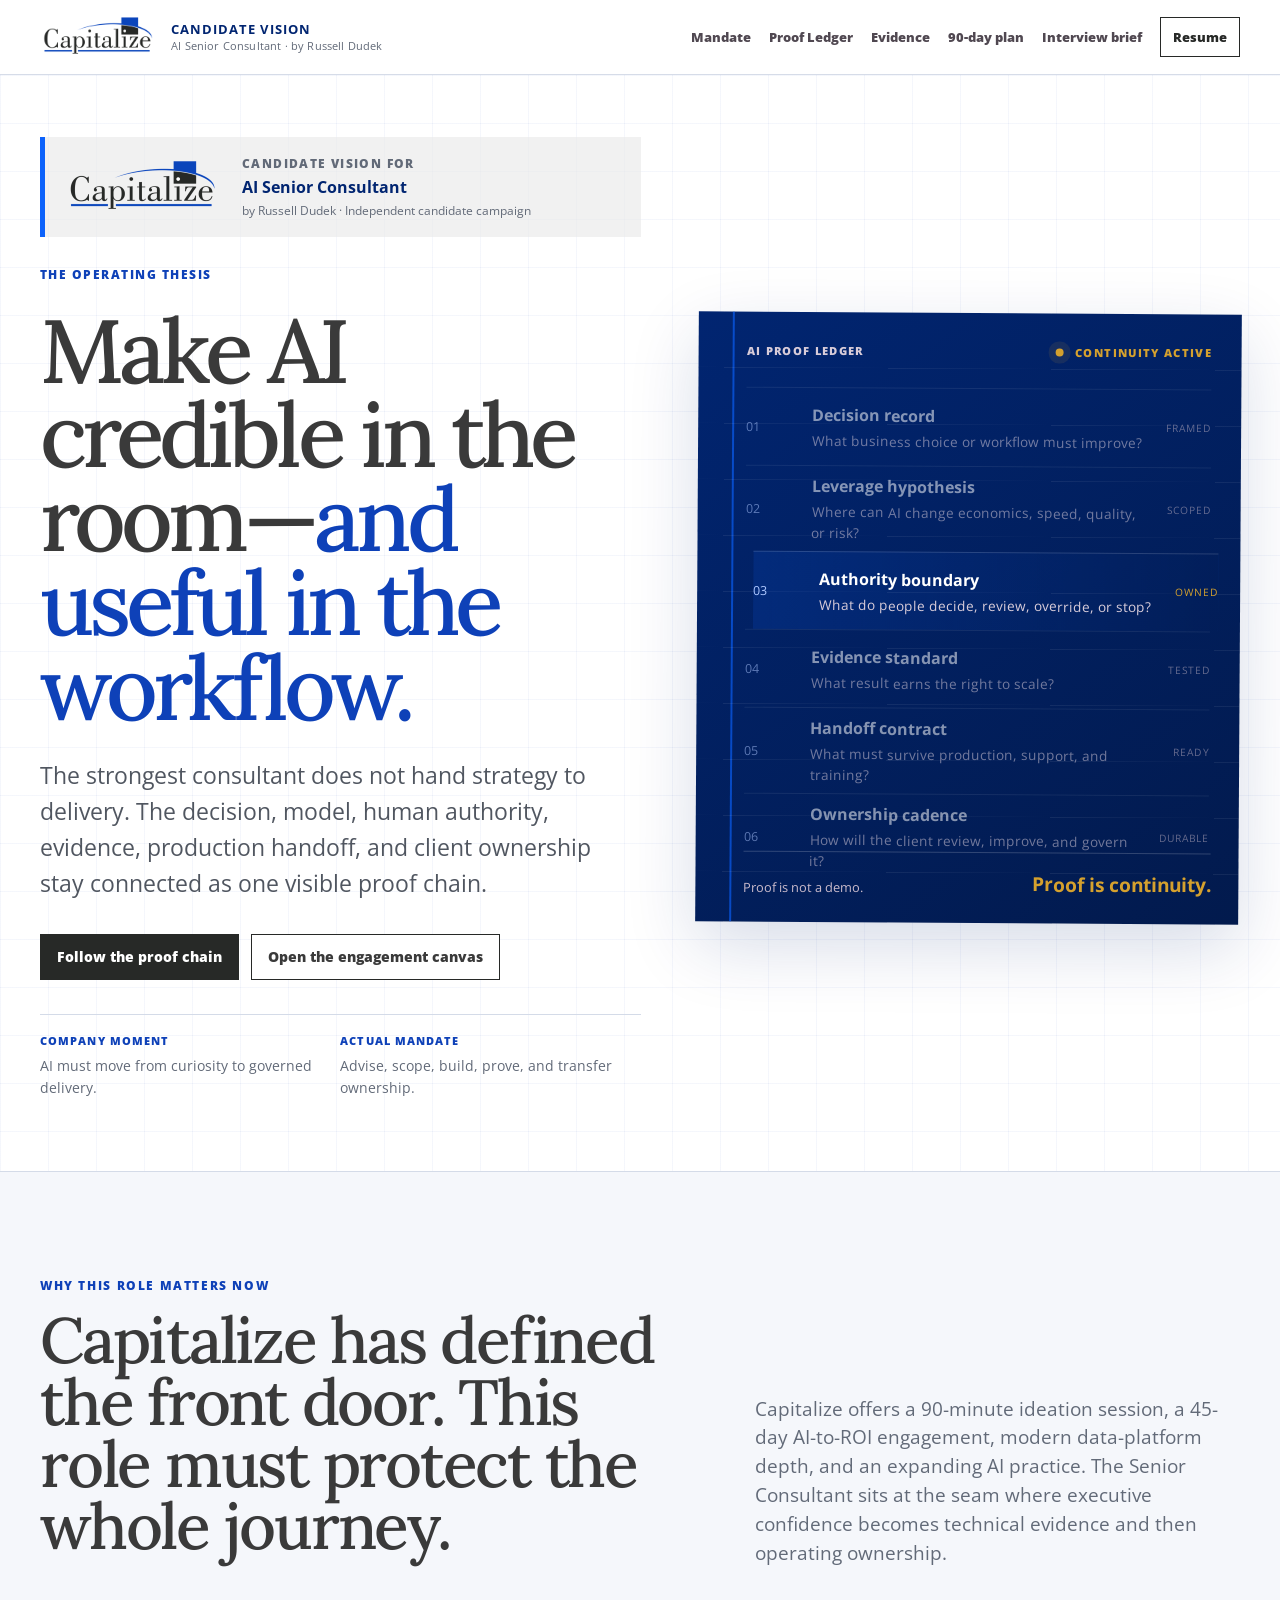
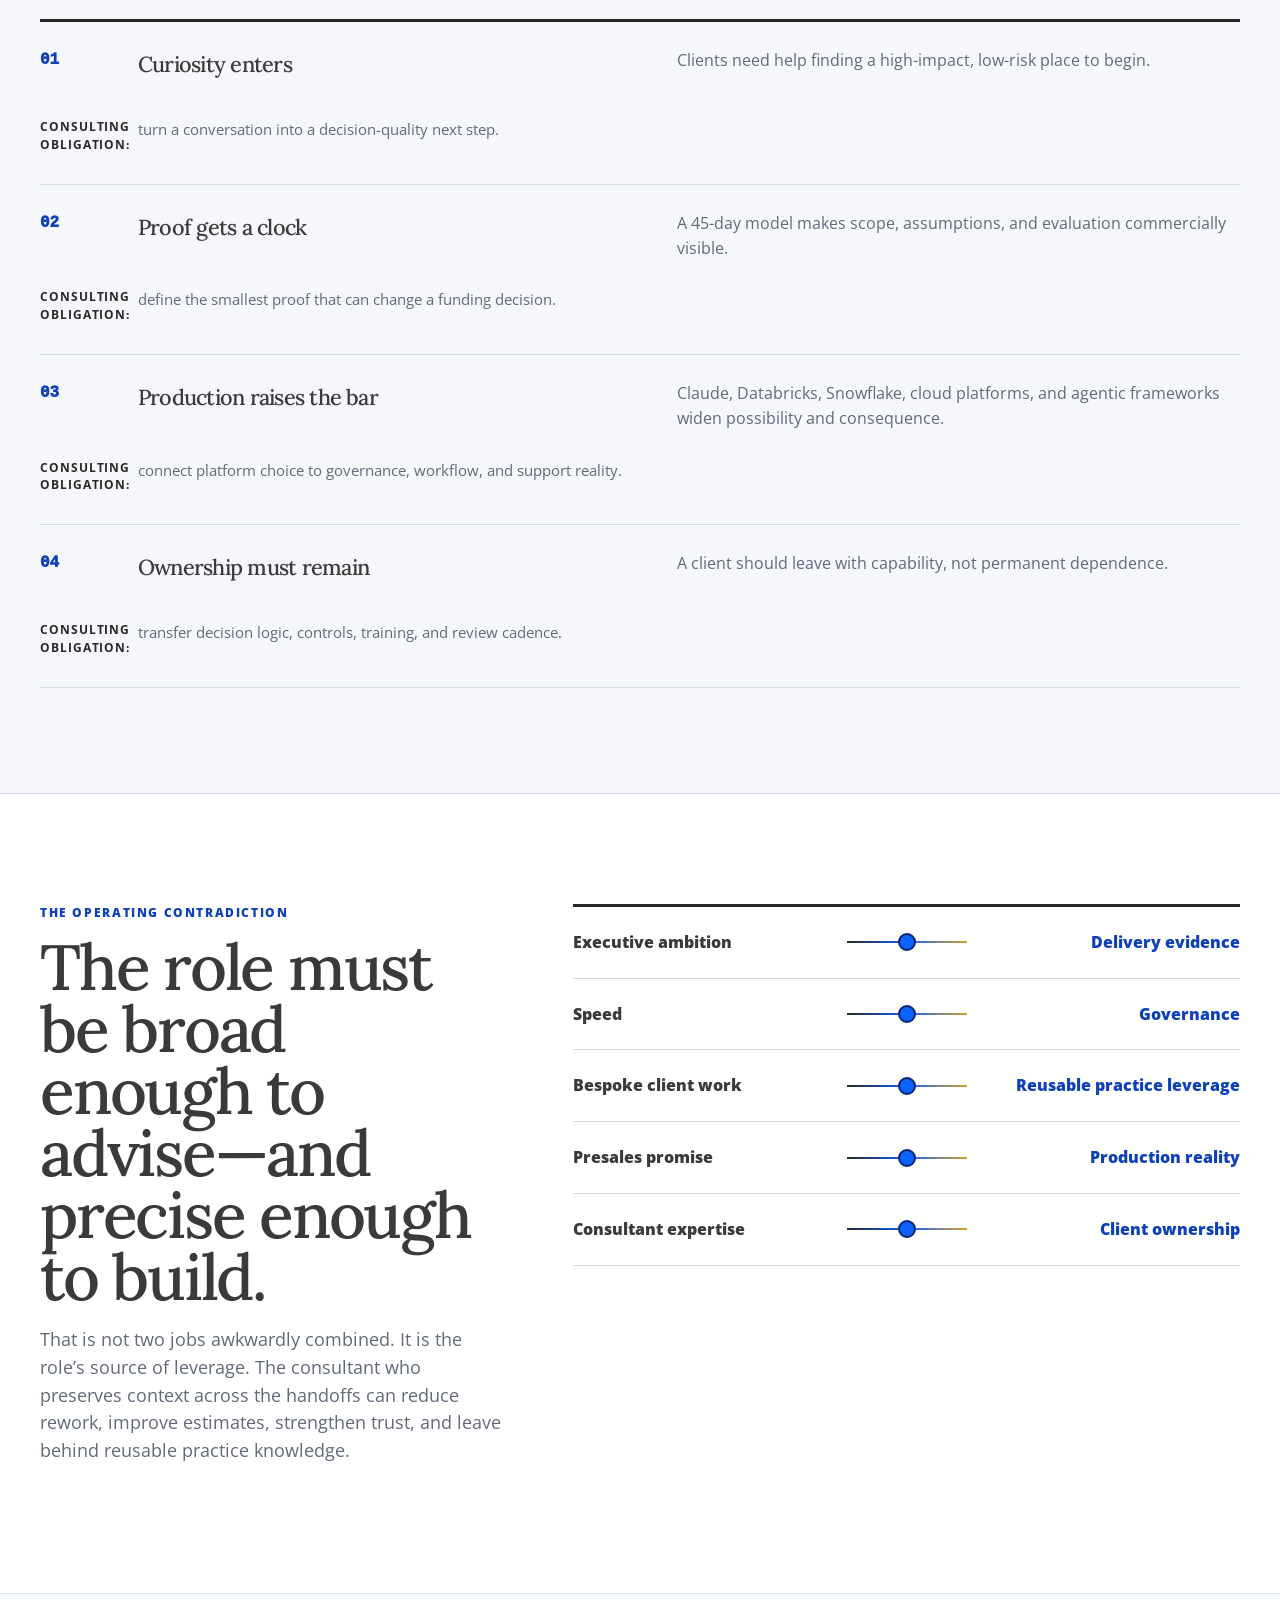
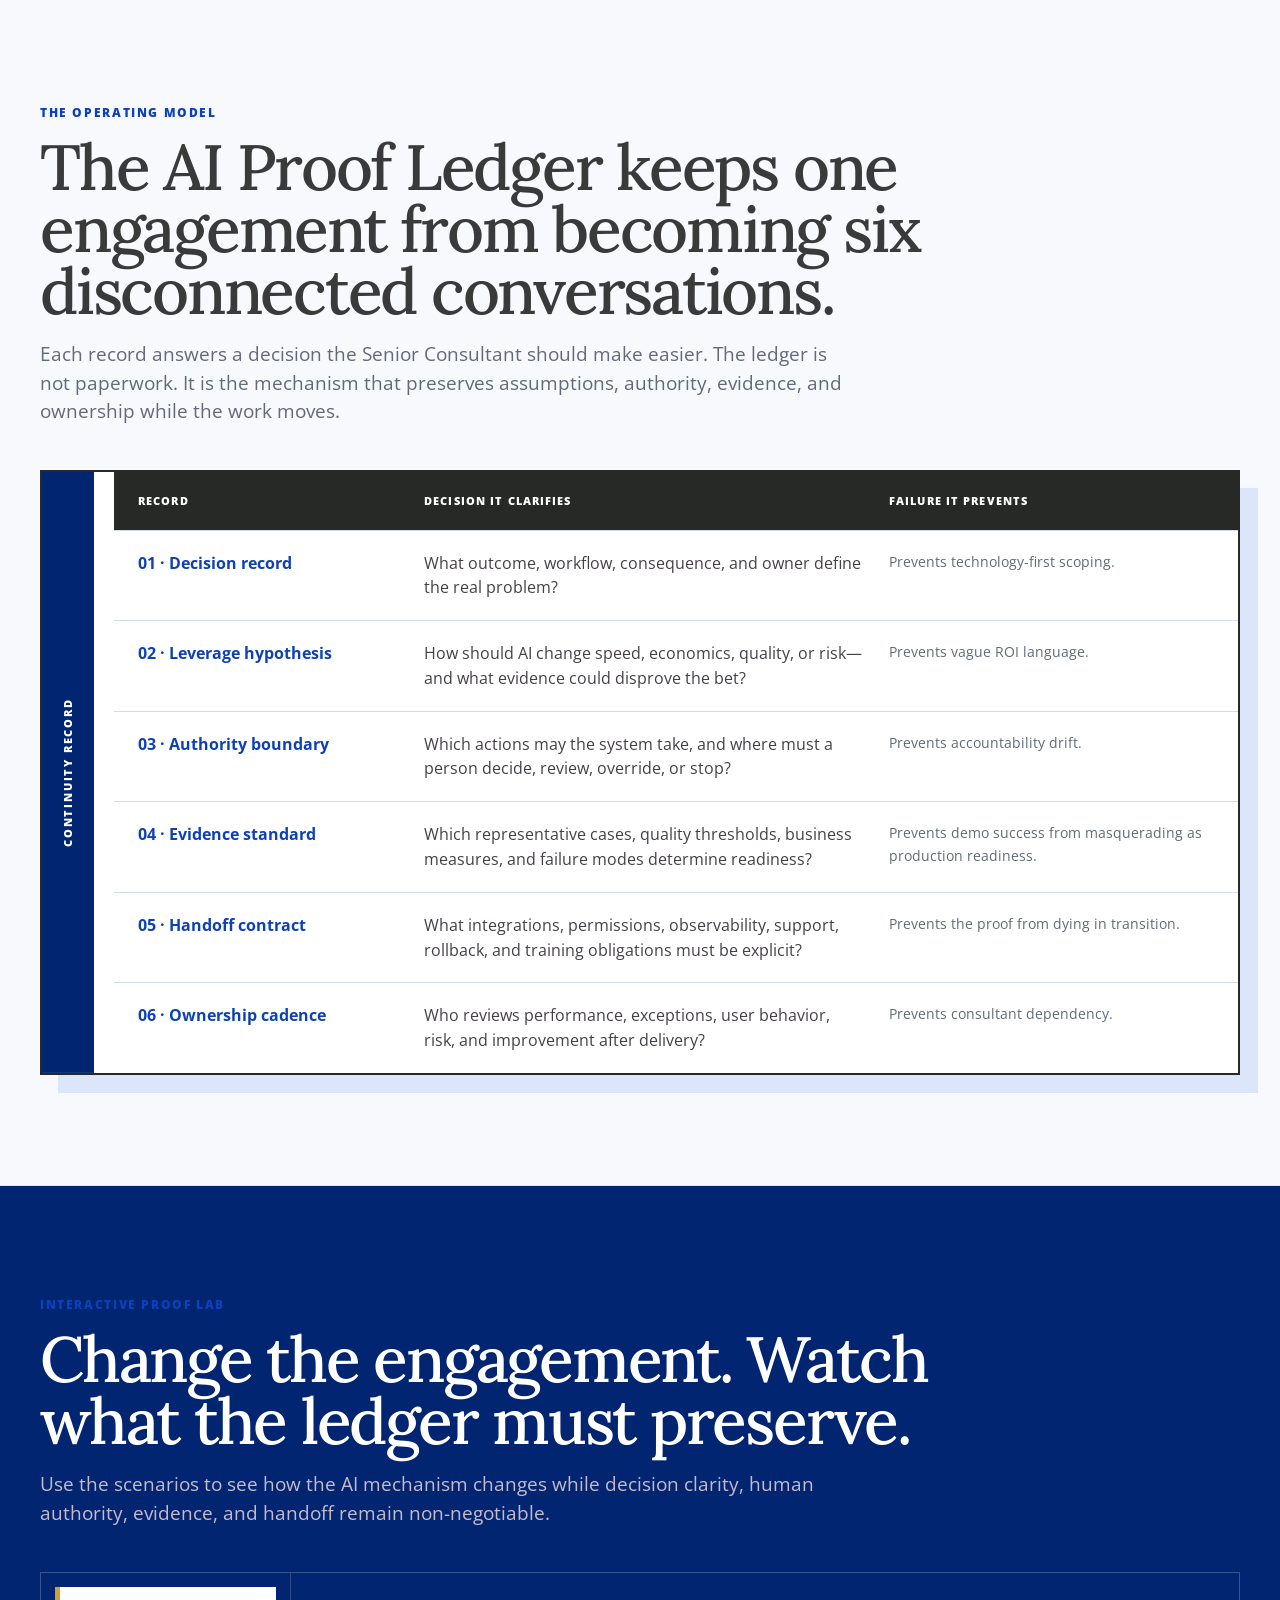
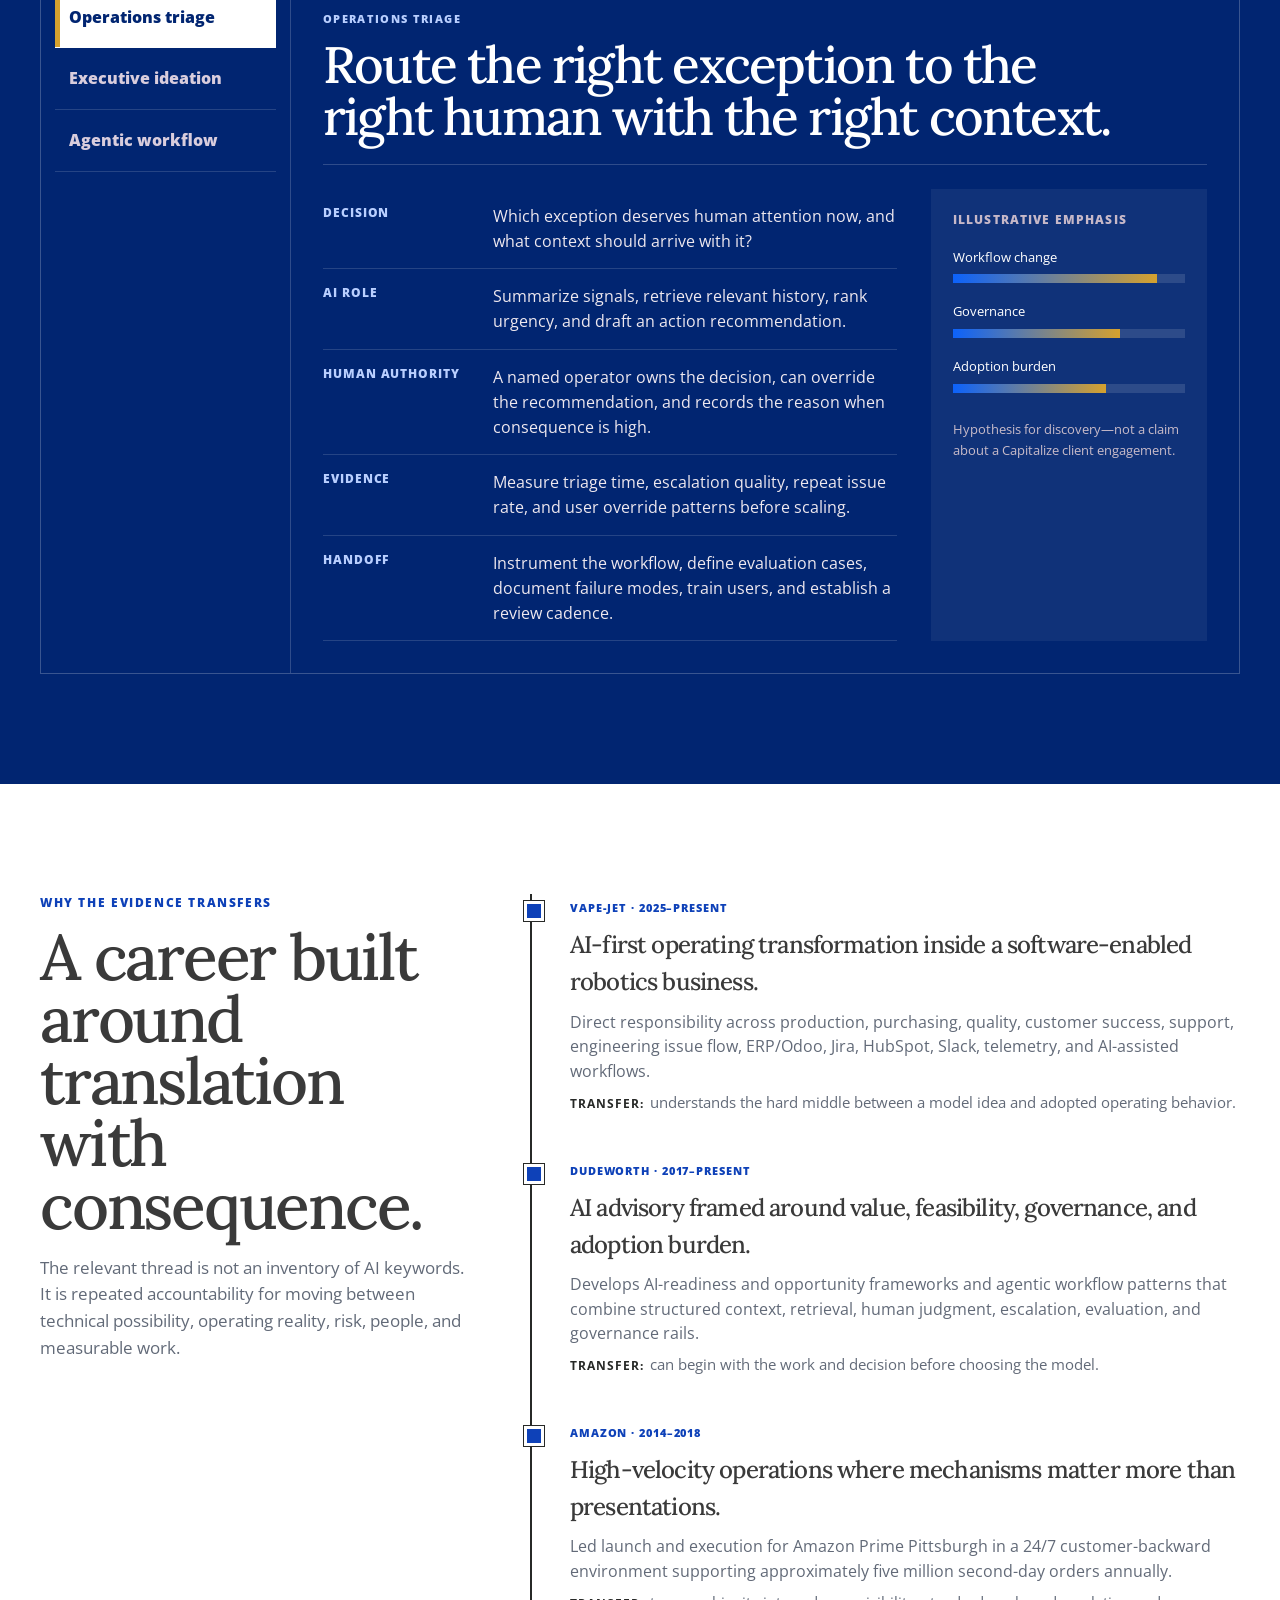
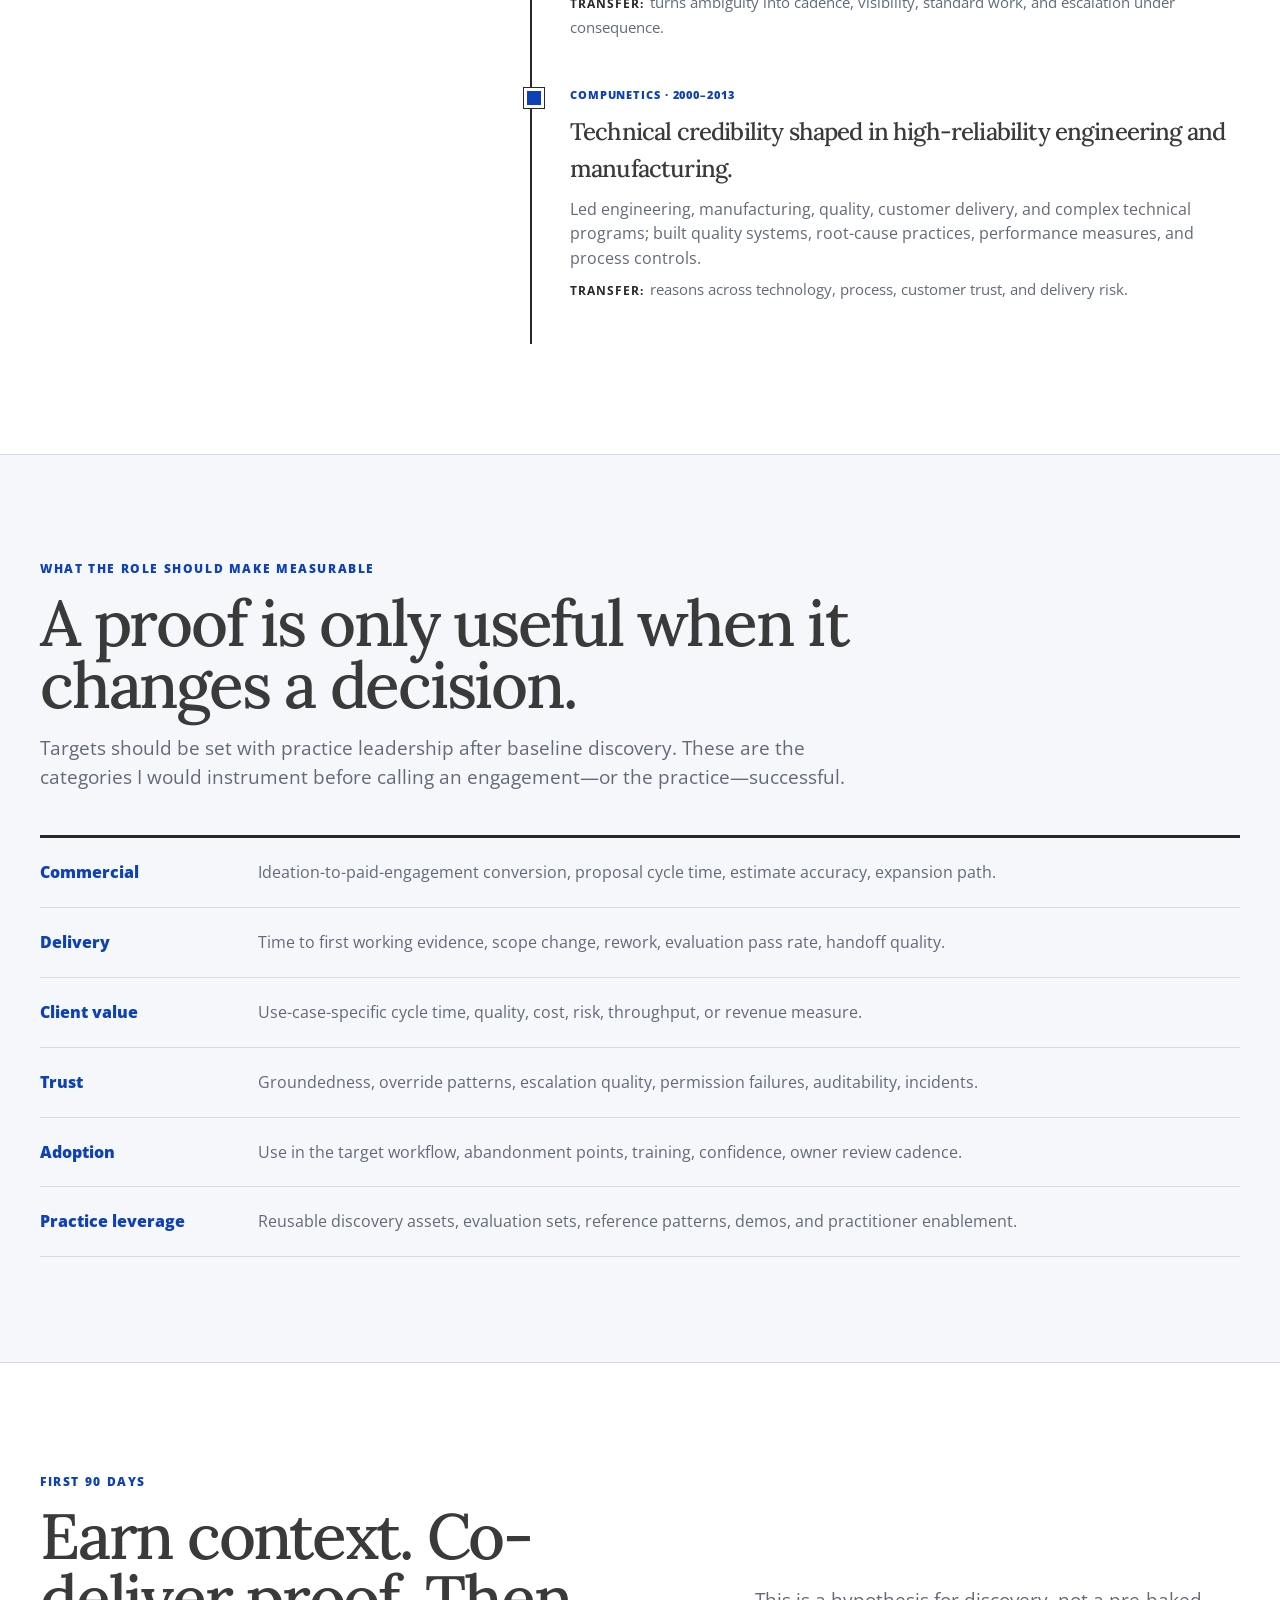
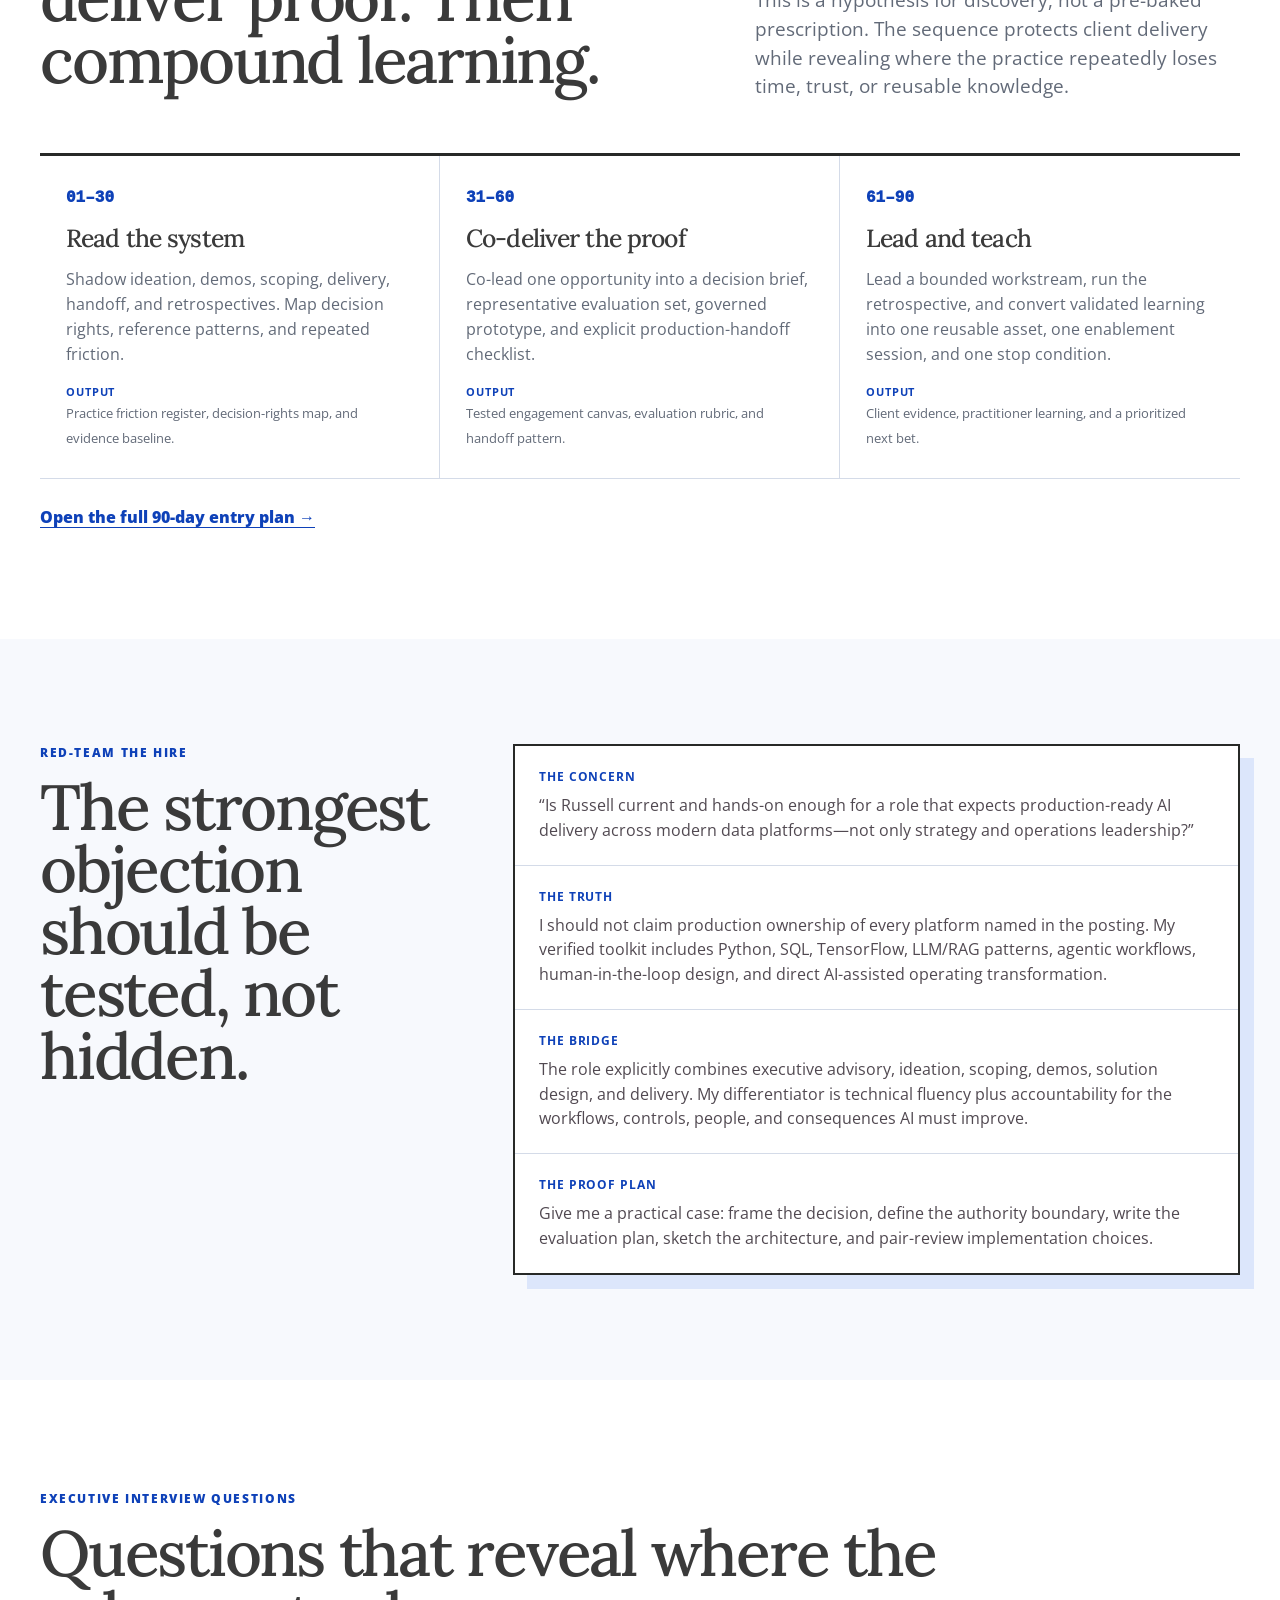
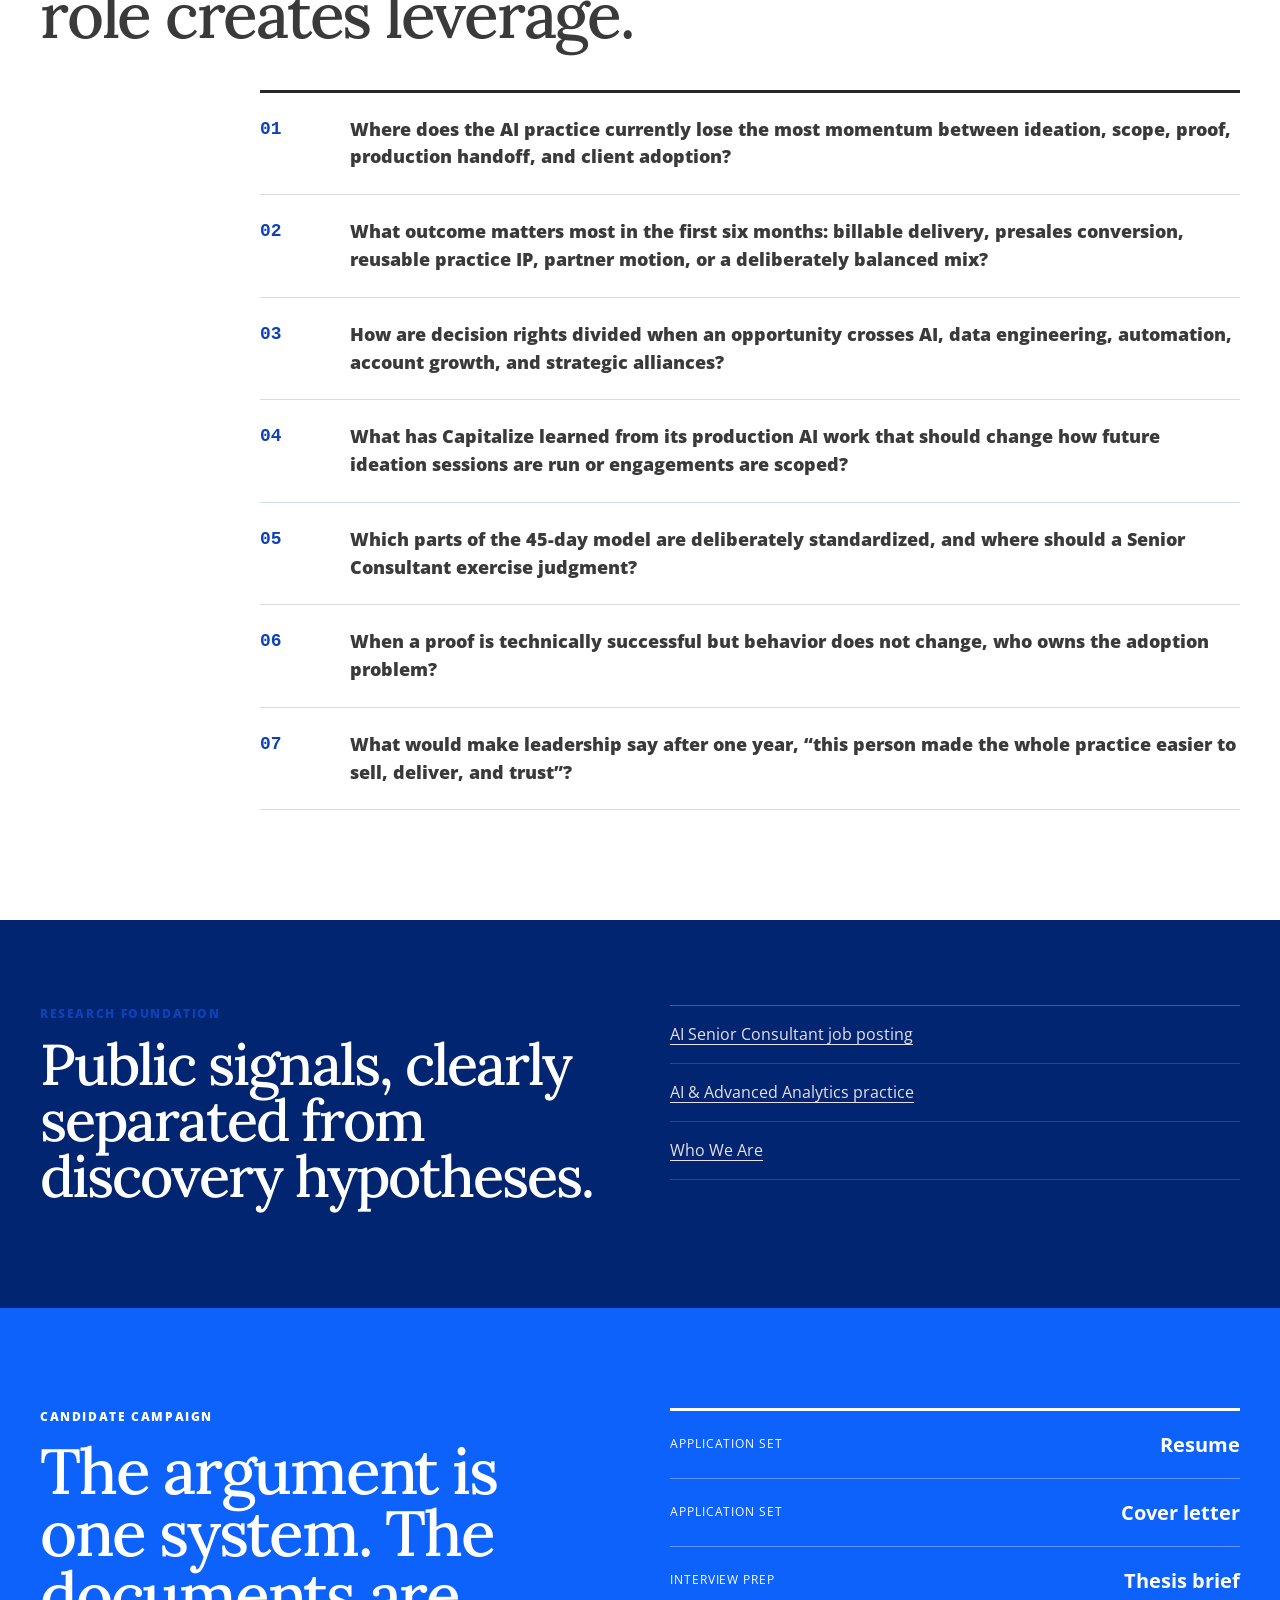
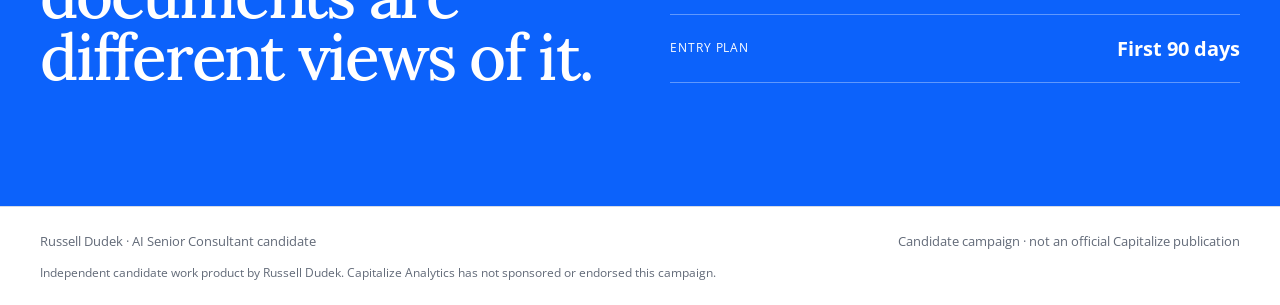
<file: index.html>
<!doctype html><html lang="en"><head><meta charset="utf-8"><meta name="viewport" content="width=device-width, initial-scale=1"><meta name="description" content="Russell Dudek's candidate vision for the AI Senior Consultant role at Capitalize Analytics."><title>Russell Dudek | Capitalize Analytics AI Senior Consultant</title><link rel="icon" href="assets/brand/capitalize-official-favicon.png" type="image/png"><link rel="stylesheet" href="styles.css"></head><body data-brand-fidelity="cap-v1"><a class="skip-link" href="#main">Skip to main content</a><header class="site-header"><nav class="nav wrap" aria-label="Primary navigation"><a class="brand company-nav-lockup" href="index.html" aria-label="Capitalize Analytics AI Senior Consultant candidate vision by Russell Dudek"><img class="company-nav-logo" src="assets/brand/capitalize-official-logo.png" alt="Capitalize Analytics"><span><strong>Candidate vision</strong><small>AI Senior Consultant · by Russell Dudek</small></span></a><button class="nav-toggle" type="button" aria-expanded="false" aria-controls="nav-links">Menu</button><div class="nav-links" id="nav-links"><a href="#mandate">Mandate</a><a href="#ledger">Proof Ledger</a><a href="#evidence">Evidence</a><a href="90-day-plan.html">90-day plan</a><a href="interview-brief.html">Interview brief</a><a class="nav-cta" href="resume.html">Resume</a></div></nav></header><main id="main"><section class="hero" aria-labelledby="hero-title"><div class="wrap hero-grid"><div class="hero-copy"><div class="company-lockup-hero"><img src="assets/brand/capitalize-official-logo.png" alt="Capitalize Analytics"><div><span>Candidate vision for</span><b>AI Senior Consultant</b><small>by Russell Dudek · Independent candidate campaign</small></div></div><p class="role-line">The operating thesis</p><h1 id="hero-title">Make AI credible in the room—<em>and useful in the workflow.</em></h1><p class="lede">The strongest consultant does not hand strategy to delivery. The decision, model, human authority, evidence, production handoff, and client ownership stay connected as one visible proof chain.</p><div class="hero-actions"><a class="btn primary" href="#ledger">Follow the proof chain</a><a class="btn secondary" href="engagement-canvas.html">Open the engagement canvas</a></div><dl class="hero-meta" aria-label="Campaign metadata"><div><dt>Company moment</dt><dd>AI must move from curiosity to governed delivery.</dd></div><div><dt>Actual mandate</dt><dd>Advise, scope, build, prove, and transfer ownership.</dd></div></dl></div><div class="ledger-hero" data-ledger-sequence aria-label="Animated AI Proof Ledger showing continuity across a consulting engagement"><div class="ledger-topline"><span>AI PROOF LEDGER</span><span class="ledger-status"><i aria-hidden="true"></i> CONTINUITY ACTIVE</span></div><div class="ledger-thread" aria-hidden="true"><span></span></div><ol class="ledger-rows"><li data-stage="0"><span class="ledger-num">01</span><div><b>Decision record</b><p>What business choice or workflow must improve?</p></div><span class="ledger-state">framed</span></li><li data-stage="1"><span class="ledger-num">02</span><div><b>Leverage hypothesis</b><p>Where can AI change economics, speed, quality, or risk?</p></div><span class="ledger-state">scoped</span></li><li data-stage="2"><span class="ledger-num">03</span><div><b>Authority boundary</b><p>What do people decide, review, override, or stop?</p></div><span class="ledger-state">owned</span></li><li data-stage="3"><span class="ledger-num">04</span><div><b>Evidence standard</b><p>What result earns the right to scale?</p></div><span class="ledger-state">tested</span></li><li data-stage="4"><span class="ledger-num">05</span><div><b>Handoff contract</b><p>What must survive production, support, and training?</p></div><span class="ledger-state">ready</span></li><li data-stage="5"><span class="ledger-num">06</span><div><b>Ownership cadence</b><p>How will the client review, improve, and govern it?</p></div><span class="ledger-state">durable</span></li></ol><div class="ledger-footer"><span>Proof is not a demo.</span><strong>Proof is continuity.</strong></div></div></div></section><section class="moment" id="mandate"><div class="wrap"><div class="section-intro split-intro"><div><p class="eyebrow">Why this role matters now</p><h2>Capitalize has defined the front door. This role must protect the whole journey.</h2></div><p>Capitalize offers a 90-minute ideation session, a 45-day AI-to-ROI engagement, modern data-platform depth, and an expanding AI practice. The Senior Consultant sits at the seam where executive confidence becomes technical evidence and then operating ownership.</p></div><div class="moment-track" aria-label="Company moment progression"><article><span>01</span><h3>Curiosity enters</h3><p>Clients need help finding a high-impact, low-risk place to begin.</p><b>Consulting obligation:</b><small>turn a conversation into a decision-quality next step.</small></article><article><span>02</span><h3>Proof gets a clock</h3><p>A 45-day model makes scope, assumptions, and evaluation commercially visible.</p><b>Consulting obligation:</b><small>define the smallest proof that can change a funding decision.</small></article><article><span>03</span><h3>Production raises the bar</h3><p>Claude, Databricks, Snowflake, cloud platforms, and agentic frameworks widen possibility and consequence.</p><b>Consulting obligation:</b><small>connect platform choice to governance, workflow, and support reality.</small></article><article><span>04</span><h3>Ownership must remain</h3><p>A client should leave with capability, not permanent dependence.</p><b>Consulting obligation:</b><small>transfer decision logic, controls, training, and review cadence.</small></article></div></div></section><section class="tension-section"><div class="wrap tension-layout"><div class="tension-copy"><p class="eyebrow">The operating contradiction</p><h2>The role must be broad enough to advise—and precise enough to build.</h2><p>That is not two jobs awkwardly combined. It is the role’s source of leverage. The consultant who preserves context across the handoffs can reduce rework, improve estimates, strengthen trust, and leave behind reusable practice knowledge.</p></div><div class="tension-axis" aria-label="Operating tensions"><div><span>Executive ambition</span><i></i><span>Delivery evidence</span></div><div><span>Speed</span><i></i><span>Governance</span></div><div><span>Bespoke client work</span><i></i><span>Reusable practice leverage</span></div><div><span>Presales promise</span><i></i><span>Production reality</span></div><div><span>Consultant expertise</span><i></i><span>Client ownership</span></div></div></div></section><section class="ledger-section" id="ledger"><div class="wrap"><div class="section-intro"><p class="eyebrow">The operating model</p><h2>The AI Proof Ledger keeps one engagement from becoming six disconnected conversations.</h2><p>Each record answers a decision the Senior Consultant should make easier. The ledger is not paperwork. It is the mechanism that preserves assumptions, authority, evidence, and ownership while the work moves.</p></div><div class="ledger-sheet"><div class="ledger-margin" aria-hidden="true">CONTINUITY RECORD</div><div class="ledger-sheet-head"><span>Record</span><span>Decision it clarifies</span><span>Failure it prevents</span></div><article><b>01 · Decision record</b><p>What outcome, workflow, consequence, and owner define the real problem?</p><small>Prevents technology-first scoping.</small></article><article><b>02 · Leverage hypothesis</b><p>How should AI change speed, economics, quality, or risk—and what evidence could disprove the bet?</p><small>Prevents vague ROI language.</small></article><article><b>03 · Authority boundary</b><p>Which actions may the system take, and where must a person decide, review, override, or stop?</p><small>Prevents accountability drift.</small></article><article><b>04 · Evidence standard</b><p>Which representative cases, quality thresholds, business measures, and failure modes determine readiness?</p><small>Prevents demo success from masquerading as production readiness.</small></article><article><b>05 · Handoff contract</b><p>What integrations, permissions, observability, support, rollback, and training obligations must be explicit?</p><small>Prevents the proof from dying in transition.</small></article><article><b>06 · Ownership cadence</b><p>Who reviews performance, exceptions, user behavior, risk, and improvement after delivery?</p><small>Prevents consultant dependency.</small></article></div></div></section><section class="scenario-section" id="scenario-lab"><div class="wrap"><div class="section-intro light"><p class="eyebrow">Interactive proof lab</p><h2>Change the engagement. Watch what the ledger must preserve.</h2><p>Use the scenarios to see how the AI mechanism changes while decision clarity, human authority, evidence, and handoff remain non-negotiable.</p></div><div class="scenario-lab"><div class="scenario-tabs" role="tablist" aria-label="AI engagement scenarios"><button type="button" role="tab" aria-selected="true" aria-controls="scenario-panel" data-scenario="operations">Operations triage</button><button type="button" role="tab" aria-selected="false" aria-controls="scenario-panel" data-scenario="advisory">Executive ideation</button><button type="button" role="tab" aria-selected="false" aria-controls="scenario-panel" data-scenario="agentic">Agentic workflow</button></div><div class="scenario-panel" id="scenario-panel" role="tabpanel" tabindex="0" aria-live="polite"><header><span id="scenario-kicker">OPERATIONS TRIAGE</span><h3 id="scenario-title">Route the right exception to the right human with the right context.</h3></header><div class="scenario-grid"><dl class="scenario-ledger"><div><dt>Decision</dt><dd id="field-decision"></dd></div><div><dt>AI role</dt><dd id="field-ai"></dd></div><div><dt>Human authority</dt><dd id="field-human"></dd></div><div><dt>Evidence</dt><dd id="field-proof"></dd></div><div><dt>Handoff</dt><dd id="field-handoff"></dd></div></dl><div class="scenario-meter" aria-label="Illustrative engagement emphasis"><p>Illustrative emphasis</p><div><span>Workflow change</span><i><b id="meter-workflow"></b></i></div><div><span>Governance</span><i><b id="meter-governance"></b></i></div><div><span>Adoption burden</span><i><b id="meter-adoption"></b></i></div><small>Hypothesis for discovery—not a claim about a Capitalize client engagement.</small></div></div></div></div></div></section><section class="evidence-section" id="evidence"><div class="wrap evidence-layout"><div class="evidence-heading"><p class="eyebrow">Why the evidence transfers</p><h2>A career built around translation with consequence.</h2><p>The relevant thread is not an inventory of AI keywords. It is repeated accountability for moving between technical possibility, operating reality, risk, people, and measurable work.</p></div><div class="evidence-receipts"><article><span>VAPE-JET · 2025–PRESENT</span><h3>AI-first operating transformation inside a software-enabled robotics business.</h3><p>Direct responsibility across production, purchasing, quality, customer success, support, engineering issue flow, ERP/Odoo, Jira, HubSpot, Slack, telemetry, and AI-assisted workflows.</p><b>Transfer:</b><small>understands the hard middle between a model idea and adopted operating behavior.</small></article><article><span>DUDEWORTH · 2017–PRESENT</span><h3>AI advisory framed around value, feasibility, governance, and adoption burden.</h3><p>Develops AI-readiness and opportunity frameworks and agentic workflow patterns that combine structured context, retrieval, human judgment, escalation, evaluation, and governance rails.</p><b>Transfer:</b><small>can begin with the work and decision before choosing the model.</small></article><article><span>AMAZON · 2014–2018</span><h3>High-velocity operations where mechanisms matter more than presentations.</h3><p>Led launch and execution for Amazon Prime Pittsburgh in a 24/7 customer-backward environment supporting approximately five million second-day orders annually.</p><b>Transfer:</b><small>turns ambiguity into cadence, visibility, standard work, and escalation under consequence.</small></article><article><span>COMPUNETICS · 2000–2013</span><h3>Technical credibility shaped in high-reliability engineering and manufacturing.</h3><p>Led engineering, manufacturing, quality, customer delivery, and complex technical programs; built quality systems, root-cause practices, performance measures, and process controls.</p><b>Transfer:</b><small>reasons across technology, process, customer trust, and delivery risk.</small></article></div></div></section><section class="scorecard-section"><div class="wrap"><div class="section-intro"><p class="eyebrow">What the role should make measurable</p><h2>A proof is only useful when it changes a decision.</h2><p>Targets should be set with practice leadership after baseline discovery. These are the categories I would instrument before calling an engagement—or the practice—successful.</p></div><div class="score-lines"><article><span>Commercial</span><p>Ideation-to-paid-engagement conversion, proposal cycle time, estimate accuracy, expansion path.</p></article><article><span>Delivery</span><p>Time to first working evidence, scope change, rework, evaluation pass rate, handoff quality.</p></article><article><span>Client value</span><p>Use-case-specific cycle time, quality, cost, risk, throughput, or revenue measure.</p></article><article><span>Trust</span><p>Groundedness, override patterns, escalation quality, permission failures, auditability, incidents.</p></article><article><span>Adoption</span><p>Use in the target workflow, abandonment points, training, confidence, owner review cadence.</p></article><article><span>Practice leverage</span><p>Reusable discovery assets, evaluation sets, reference patterns, demos, and practitioner enablement.</p></article></div></div></section><section class="entry-section" id="plan"><div class="wrap"><div class="section-intro split-intro"><div><p class="eyebrow">First 90 days</p><h2>Earn context. Co-deliver proof. Then compound learning.</h2></div><p>This is a hypothesis for discovery, not a pre-baked prescription. The sequence protects client delivery while revealing where the practice repeatedly loses time, trust, or reusable knowledge.</p></div><div class="entry-rail"><article><span>01–30</span><h3>Read the system</h3><p>Shadow ideation, demos, scoping, delivery, handoff, and retrospectives. Map decision rights, reference patterns, and repeated friction.</p><b>Output</b><small>Practice friction register, decision-rights map, and evidence baseline.</small></article><article><span>31–60</span><h3>Co-deliver the proof</h3><p>Co-lead one opportunity into a decision brief, representative evaluation set, governed prototype, and explicit production-handoff checklist.</p><b>Output</b><small>Tested engagement canvas, evaluation rubric, and handoff pattern.</small></article><article><span>61–90</span><h3>Lead and teach</h3><p>Lead a bounded workstream, run the retrospective, and convert validated learning into one reusable asset, one enablement session, and one stop condition.</p><b>Output</b><small>Client evidence, practitioner learning, and a prioritized next bet.</small></article></div><a class="text-link" href="90-day-plan.html">Open the full 90-day entry plan →</a></div></section><section class="objection-section"><div class="wrap objection-grid"><div><p class="eyebrow">Red-team the hire</p><h2>The strongest objection should be tested, not hidden.</h2></div><div class="objection-memo"><p><b>The concern</b> “Is Russell current and hands-on enough for a role that expects production-ready AI delivery across modern data platforms—not only strategy and operations leadership?”</p><p><b>The truth</b> I should not claim production ownership of every platform named in the posting. My verified toolkit includes Python, SQL, TensorFlow, LLM/RAG patterns, agentic workflows, human-in-the-loop design, and direct AI-assisted operating transformation.</p><p><b>The bridge</b> The role explicitly combines executive advisory, ideation, scoping, demos, solution design, and delivery. My differentiator is technical fluency plus accountability for the workflows, controls, people, and consequences AI must improve.</p><p><b>The proof plan</b> Give me a practical case: frame the decision, define the authority boundary, write the evaluation plan, sketch the architecture, and pair-review implementation choices.</p></div></div></section><section class="questions-section"><div class="wrap"><div class="section-intro"><p class="eyebrow">Executive interview questions</p><h2>Questions that reveal where the role creates leverage.</h2></div><ol class="question-ledger"><li>Where does the AI practice currently lose the most momentum between ideation, scope, proof, production handoff, and client adoption?</li><li>What outcome matters most in the first six months: billable delivery, presales conversion, reusable practice IP, partner motion, or a deliberately balanced mix?</li><li>How are decision rights divided when an opportunity crosses AI, data engineering, automation, account growth, and strategic alliances?</li><li>What has Capitalize learned from its production AI work that should change how future ideation sessions are run or engagements are scoped?</li><li>Which parts of the 45-day model are deliberately standardized, and where should a Senior Consultant exercise judgment?</li><li>When a proof is technically successful but behavior does not change, who owns the adoption problem?</li><li>What would make leadership say after one year, “this person made the whole practice easier to sell, deliver, and trust”?</li></ol></div></section><section class="sources-section"><div class="wrap sources-grid"><div><p class="eyebrow">Research foundation</p><h2>Public signals, clearly separated from discovery hypotheses.</h2></div><ul><li><a href="https://ats.rippling.com/capitalize-data-analytics-llc/jobs/014035f0-0e5f-47f8-970c-53906fa7d152">AI Senior Consultant job posting</a></li><li><a href="https://capitalizeconsulting.com/ai-and-advanced-analytics/">AI & Advanced Analytics practice</a></li><li><a href="https://capitalizeconsulting.com/who-we-are/">Who We Are</a></li></ul></div></section><section class="final-cta"><div class="wrap final-cta-grid"><div><p class="eyebrow">Candidate campaign</p><h2>The argument is one system. The documents are different views of it.</h2></div><div class="document-links"><a href="resume.html"><span>Application set</span><b>Resume</b></a><a href="cover-letter.html"><span>Application set</span><b>Cover letter</b></a><a href="interview-brief.html"><span>Interview prep</span><b>Thesis brief</b></a><a href="90-day-plan.html"><span>Entry plan</span><b>First 90 days</b></a></div></div></section></main><footer class="site-footer"><div class="wrap"><span>Russell Dudek · AI Senior Consultant candidate</span><span>Candidate campaign · not an official Capitalize publication</span></div><p class="independent-note">Independent candidate work product by Russell Dudek. Capitalize Analytics has not sponsored or endorsed this campaign.</p></footer><script src="app.js"></script></body></html>
</file>
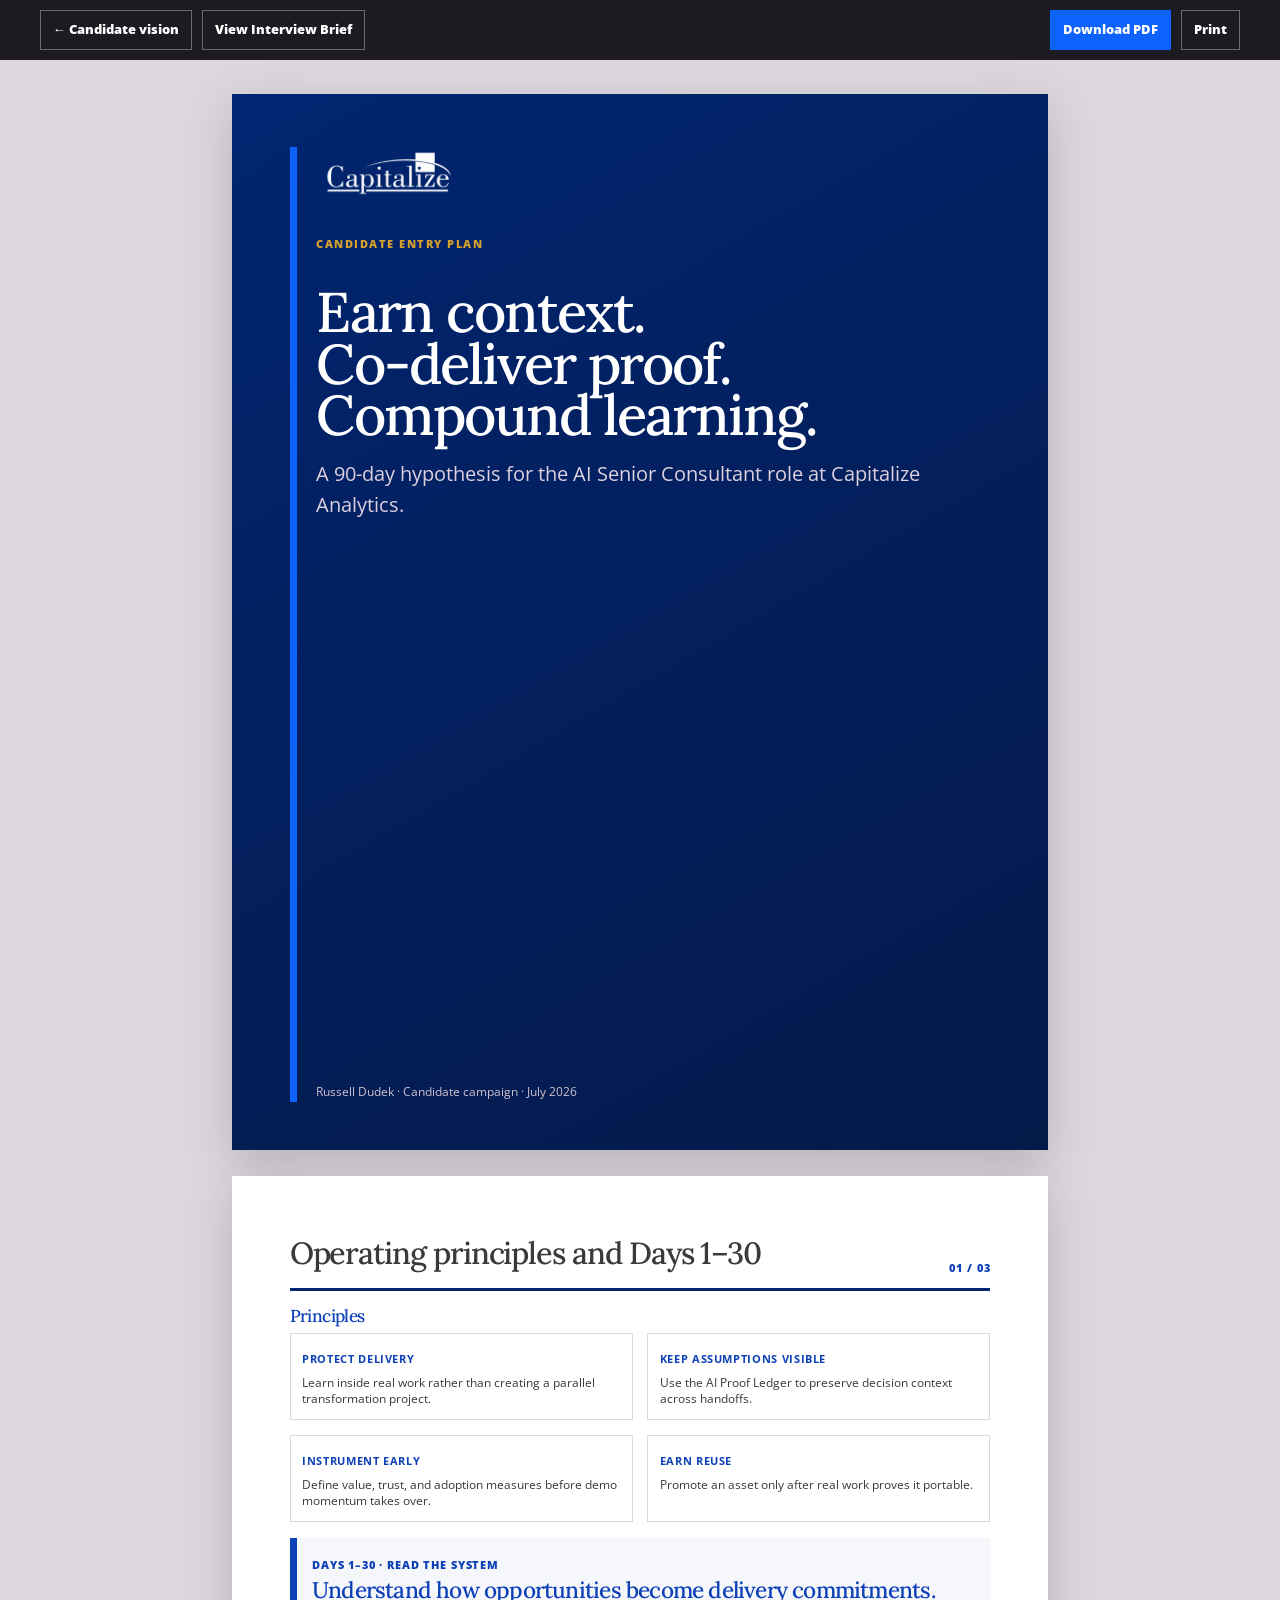
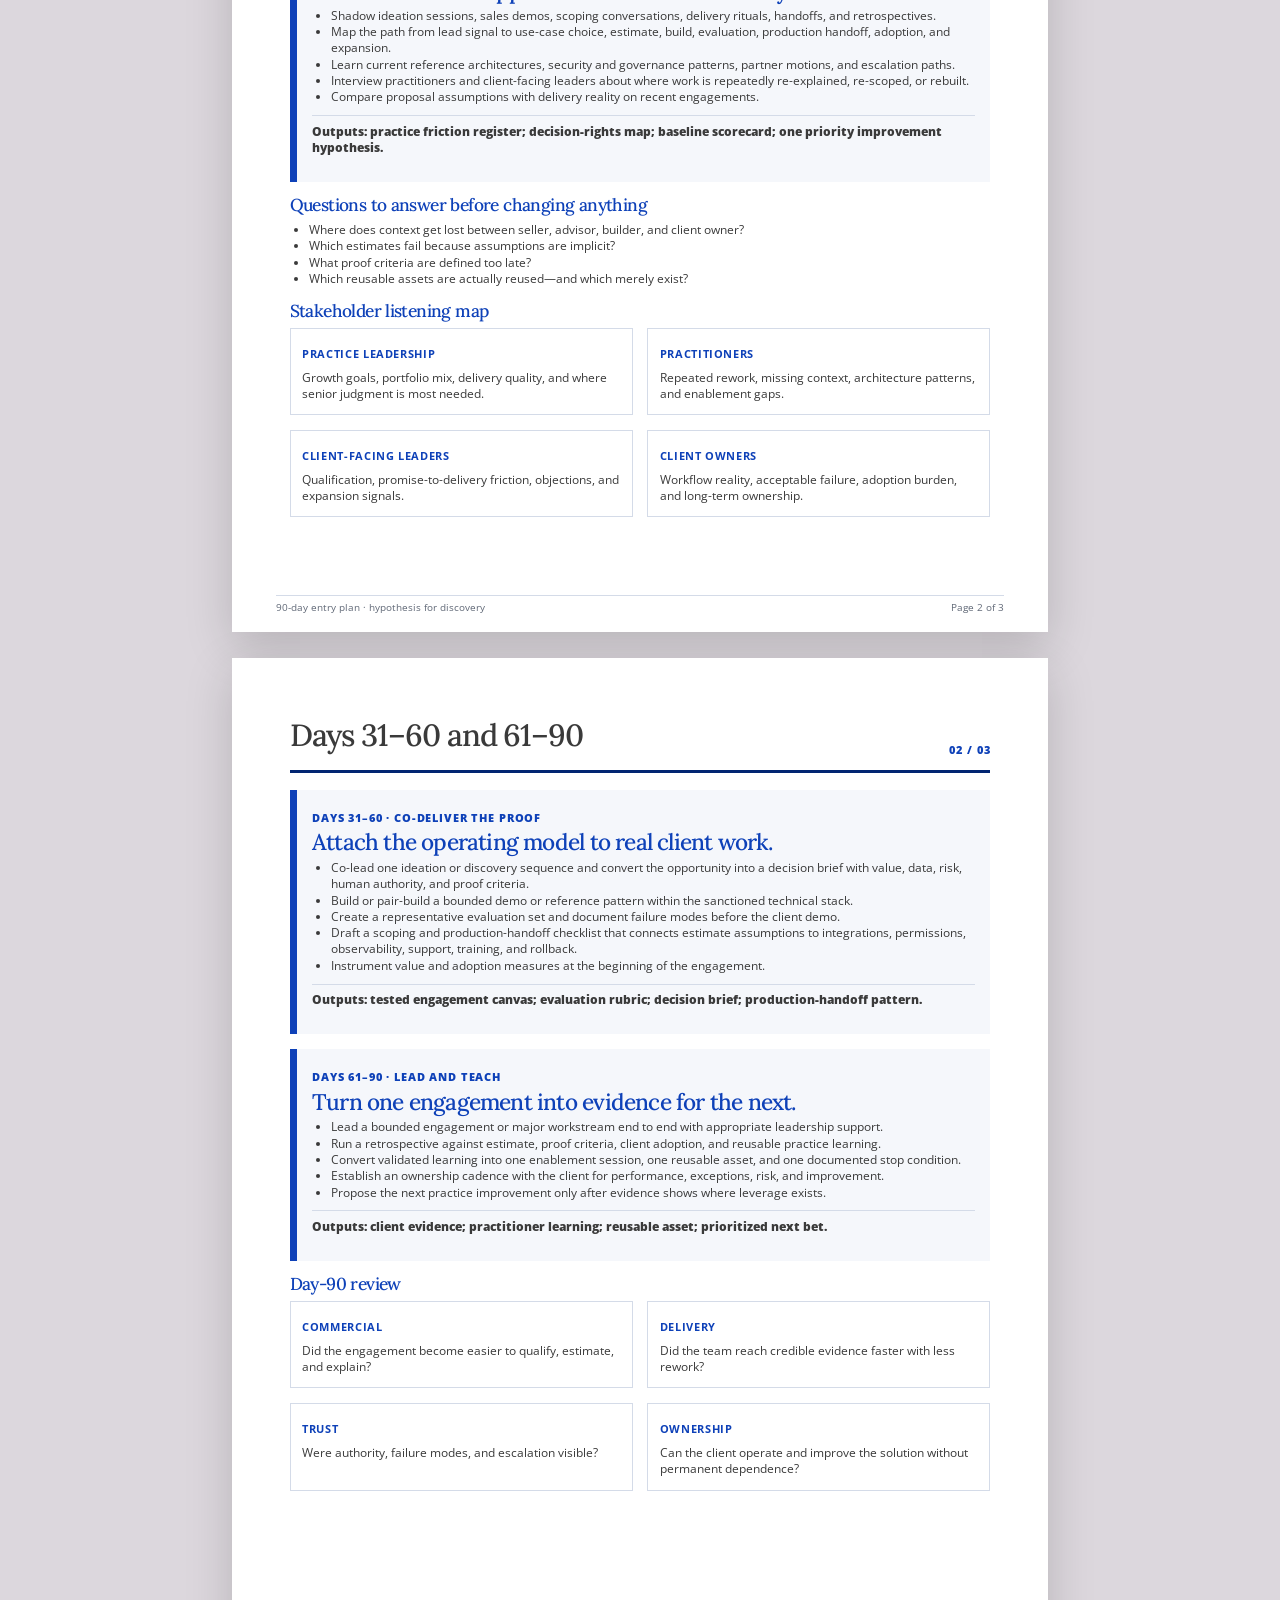
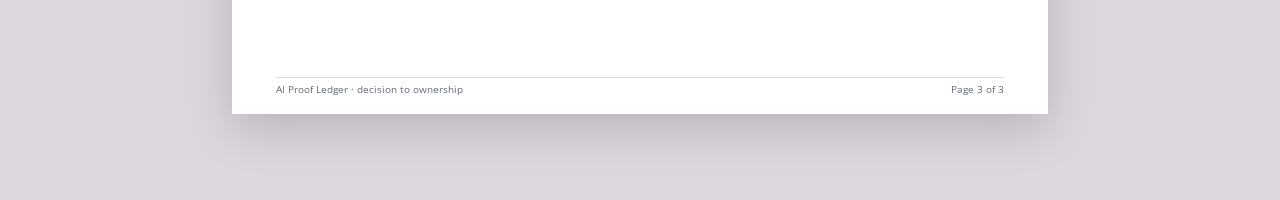
<file: 90-day-plan.html>
<!doctype html>
<html lang="en">
<head>
  <meta charset="utf-8"><meta name="viewport" content="width=device-width, initial-scale=1">
  <title>Russell Dudek | Capitalize Analytics 90-Day Plan</title>
  <link rel="icon" href="assets/brand/capitalize-official-favicon.png" type="image/png"><link rel="stylesheet" href="styles.css">
</head>
<body data-brand-fidelity="cap-v1">
  <header class="doc-toolbar web-only"><div class="wrap doc-actions"><div class="doc-actions-left"><a href="index.html">← Candidate vision</a><a href="interview-brief.html">View Interview Brief</a></div><div class="doc-actions-right"><a class="download" href="docs/Russell-Dudek-90-Day-Plan-Capitalize.pdf" download>Download PDF</a><button type="button" onclick="window.print()">Print</button></div></div></header>
  <main class="doc-body">
    <div class="paper"><section class="plan-page doc-cover"><div class="doc-cover-inner"><div><img class="doc-cover-logo" src="assets/brand/capitalize-official-logo-white.png" alt="Capitalize Analytics"><div class="cover-label">Candidate entry plan</div><h1>Earn context.<br>Co-deliver proof.<br>Compound learning.</h1><p class="subtitle">A 90-day hypothesis for the AI Senior Consultant role at Capitalize Analytics.</p></div><div class="cover-bottom">Russell Dudek · Candidate campaign · July 2026</div></div></section></div>

    <div class="paper"><section class="plan-page"><header class="plan-head"><h1>Operating principles and Days 1–30</h1><span>01 / 03</span></header>
      <section class="plan-section"><h2>Principles</h2><div class="mini-grid"><div class="mini-card"><b>Protect delivery</b><p>Learn inside real work rather than creating a parallel transformation project.</p></div><div class="mini-card"><b>Keep assumptions visible</b><p>Use the AI Proof Ledger to preserve decision context across handoffs.</p></div><div class="mini-card"><b>Instrument early</b><p>Define value, trust, and adoption measures before demo momentum takes over.</p></div><div class="mini-card"><b>Earn reuse</b><p>Promote an asset only after real work proves it portable.</p></div></div></section>
      <section class="plan-section"><div class="plan-band"><span class="days">Days 1–30 · Read the system</span><h2>Understand how opportunities become delivery commitments.</h2><ul><li>Shadow ideation sessions, sales demos, scoping conversations, delivery rituals, handoffs, and retrospectives.</li><li>Map the path from lead signal to use-case choice, estimate, build, evaluation, production handoff, adoption, and expansion.</li><li>Learn current reference architectures, security and governance patterns, partner motions, and escalation paths.</li><li>Interview practitioners and client-facing leaders about where work is repeatedly re-explained, re-scoped, or rebuilt.</li><li>Compare proposal assumptions with delivery reality on recent engagements.</li></ul><p class="output">Outputs: practice friction register; decision-rights map; baseline scorecard; one priority improvement hypothesis.</p></div></section>
      <section class="plan-section"><h2>Questions to answer before changing anything</h2><ul><li>Where does context get lost between seller, advisor, builder, and client owner?</li><li>Which estimates fail because assumptions are implicit?</li><li>What proof criteria are defined too late?</li><li>Which reusable assets are actually reused—and which merely exist?</li></ul></section>
      <section class="plan-section"><h2>Stakeholder listening map</h2><div class="mini-grid"><div class="mini-card"><b>Practice leadership</b><p>Growth goals, portfolio mix, delivery quality, and where senior judgment is most needed.</p></div><div class="mini-card"><b>Practitioners</b><p>Repeated rework, missing context, architecture patterns, and enablement gaps.</p></div><div class="mini-card"><b>Client-facing leaders</b><p>Qualification, promise-to-delivery friction, objections, and expansion signals.</p></div><div class="mini-card"><b>Client owners</b><p>Workflow reality, acceptable failure, adoption burden, and long-term ownership.</p></div></div></section>
      <footer class="doc-footer"><span>90-day entry plan · hypothesis for discovery</span><span>Page 2 of 3</span></footer></section></div>

    <div class="paper"><section class="plan-page"><header class="plan-head"><h1>Days 31–60 and 61–90</h1><span>02 / 03</span></header>
      <section class="plan-section"><div class="plan-band"><span class="days">Days 31–60 · Co-deliver the proof</span><h2>Attach the operating model to real client work.</h2><ul><li>Co-lead one ideation or discovery sequence and convert the opportunity into a decision brief with value, data, risk, human authority, and proof criteria.</li><li>Build or pair-build a bounded demo or reference pattern within the sanctioned technical stack.</li><li>Create a representative evaluation set and document failure modes before the client demo.</li><li>Draft a scoping and production-handoff checklist that connects estimate assumptions to integrations, permissions, observability, support, training, and rollback.</li><li>Instrument value and adoption measures at the beginning of the engagement.</li></ul><p class="output">Outputs: tested engagement canvas; evaluation rubric; decision brief; production-handoff pattern.</p></div></section>
      <section class="plan-section"><div class="plan-band"><span class="days">Days 61–90 · Lead and teach</span><h2>Turn one engagement into evidence for the next.</h2><ul><li>Lead a bounded engagement or major workstream end to end with appropriate leadership support.</li><li>Run a retrospective against estimate, proof criteria, client adoption, and reusable practice learning.</li><li>Convert validated learning into one enablement session, one reusable asset, and one documented stop condition.</li><li>Establish an ownership cadence with the client for performance, exceptions, risk, and improvement.</li><li>Propose the next practice improvement only after evidence shows where leverage exists.</li></ul><p class="output">Outputs: client evidence; practitioner learning; reusable asset; prioritized next bet.</p></div></section>
      <section class="plan-section"><h2>Day-90 review</h2><div class="mini-grid"><div class="mini-card"><b>Commercial</b><p>Did the engagement become easier to qualify, estimate, and explain?</p></div><div class="mini-card"><b>Delivery</b><p>Did the team reach credible evidence faster with less rework?</p></div><div class="mini-card"><b>Trust</b><p>Were authority, failure modes, and escalation visible?</p></div><div class="mini-card"><b>Ownership</b><p>Can the client operate and improve the solution without permanent dependence?</p></div></div></section>
      <footer class="doc-footer"><span>AI Proof Ledger · decision to ownership</span><span>Page 3 of 3</span></footer></section></div>
  </main>
</body>
</html>
</file>
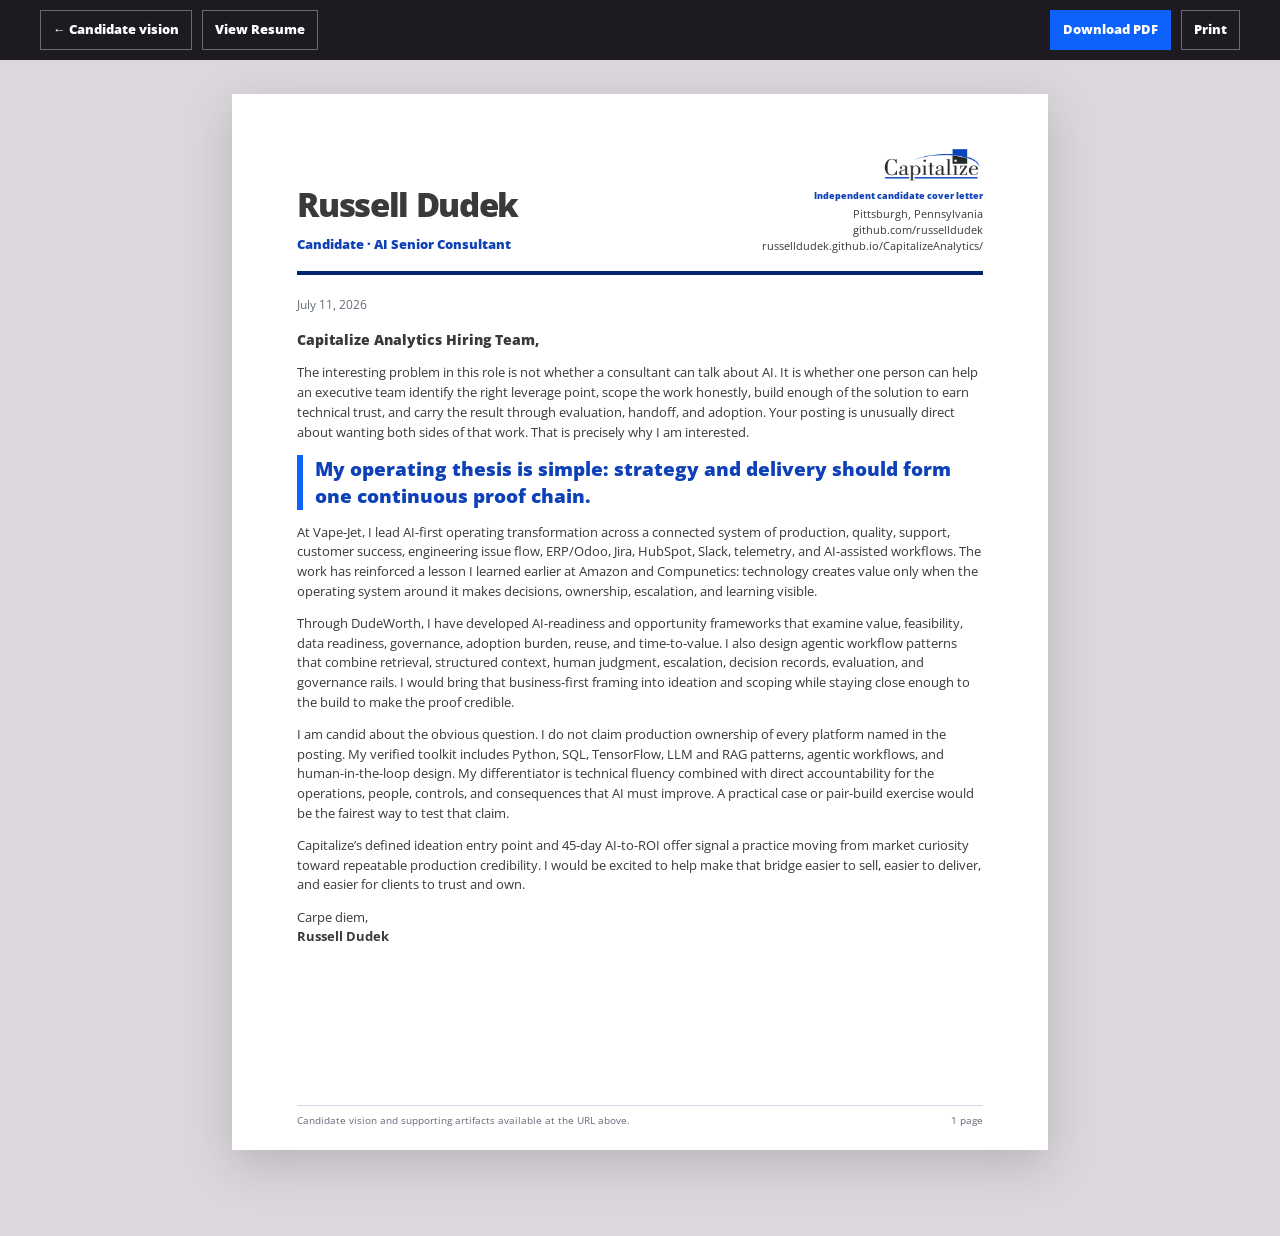
<file: cover-letter.html>
<!doctype html>
<html lang="en">
<head>
  <meta charset="utf-8">
  <meta name="viewport" content="width=device-width, initial-scale=1">
  <title>Russell Dudek | Capitalize Analytics Cover Letter</title>
  <link rel="icon" href="assets/brand/capitalize-official-favicon.png" type="image/png">
  <link rel="stylesheet" href="styles.css">
</head>
<body data-brand-fidelity="cap-v1">
  <header class="doc-toolbar web-only">
    <div class="wrap doc-actions">
      <div class="doc-actions-left"><a href="index.html">← Candidate vision</a><a href="resume.html">View Resume</a></div>
      <div class="doc-actions-right"><a class="download" href="docs/Russell-Dudek-Cover-Letter-Capitalize.pdf" download>Download PDF</a><button type="button" onclick="window.print()">Print</button></div>
    </div>
  </header>
  <main class="doc-body">
    <div class="paper">
      <article class="cover-page">
        <header class="cover-head"><div><div class="cover-name">Russell Dudek</div><div class="cover-role">Candidate · AI Senior Consultant</div></div><div class="cover-meta"><img class="doc-company-logo cover-logo" src="assets/brand/capitalize-official-logo.png" alt="Capitalize Analytics"><span class="doc-company-context">Independent candidate cover letter</span>Pittsburgh, Pennsylvania<br>github.com/russelldudek<br>russelldudek.github.io/CapitalizeAnalytics/</div></header>
        <div class="cover-date">July 11, 2026</div>
        <div class="cover-greeting">Capitalize Analytics Hiring Team,</div>
        <div class="cover-body">
          <p>The interesting problem in this role is not whether a consultant can talk about AI. It is whether one person can help an executive team identify the right leverage point, scope the work honestly, build enough of the solution to earn technical trust, and carry the result through evaluation, handoff, and adoption. Your posting is unusually direct about wanting both sides of that work. That is precisely why I am interested.</p>
          <p class="cover-thesis">My operating thesis is simple: strategy and delivery should form one continuous proof chain.</p>
          <p>At Vape-Jet, I lead AI-first operating transformation across a connected system of production, quality, support, customer success, engineering issue flow, ERP/Odoo, Jira, HubSpot, Slack, telemetry, and AI-assisted workflows. The work has reinforced a lesson I learned earlier at Amazon and Compunetics: technology creates value only when the operating system around it makes decisions, ownership, escalation, and learning visible.</p>
          <p>Through DudeWorth, I have developed AI-readiness and opportunity frameworks that examine value, feasibility, data readiness, governance, adoption burden, reuse, and time-to-value. I also design agentic workflow patterns that combine retrieval, structured context, human judgment, escalation, decision records, evaluation, and governance rails. I would bring that business-first framing into ideation and scoping while staying close enough to the build to make the proof credible.</p>
          <p>I am candid about the obvious question. I do not claim production ownership of every platform named in the posting. My verified toolkit includes Python, SQL, TensorFlow, LLM and RAG patterns, agentic workflows, and human-in-the-loop design. My differentiator is technical fluency combined with direct accountability for the operations, people, controls, and consequences that AI must improve. A practical case or pair-build exercise would be the fairest way to test that claim.</p>
          <p>Capitalize’s defined ideation entry point and 45-day AI-to-ROI offer signal a practice moving from market curiosity toward repeatable production credibility. I would be excited to help make that bridge easier to sell, easier to deliver, and easier for clients to trust and own.</p>
          <p class="cover-sign">Carpe diem,<br><strong>Russell Dudek</strong></p>
        </div>
        <footer class="cover-footer"><span>Candidate vision and supporting artifacts available at the URL above.</span><span>1 page</span></footer>
      </article>
    </div>
  </main>
</body>
</html>
</file>
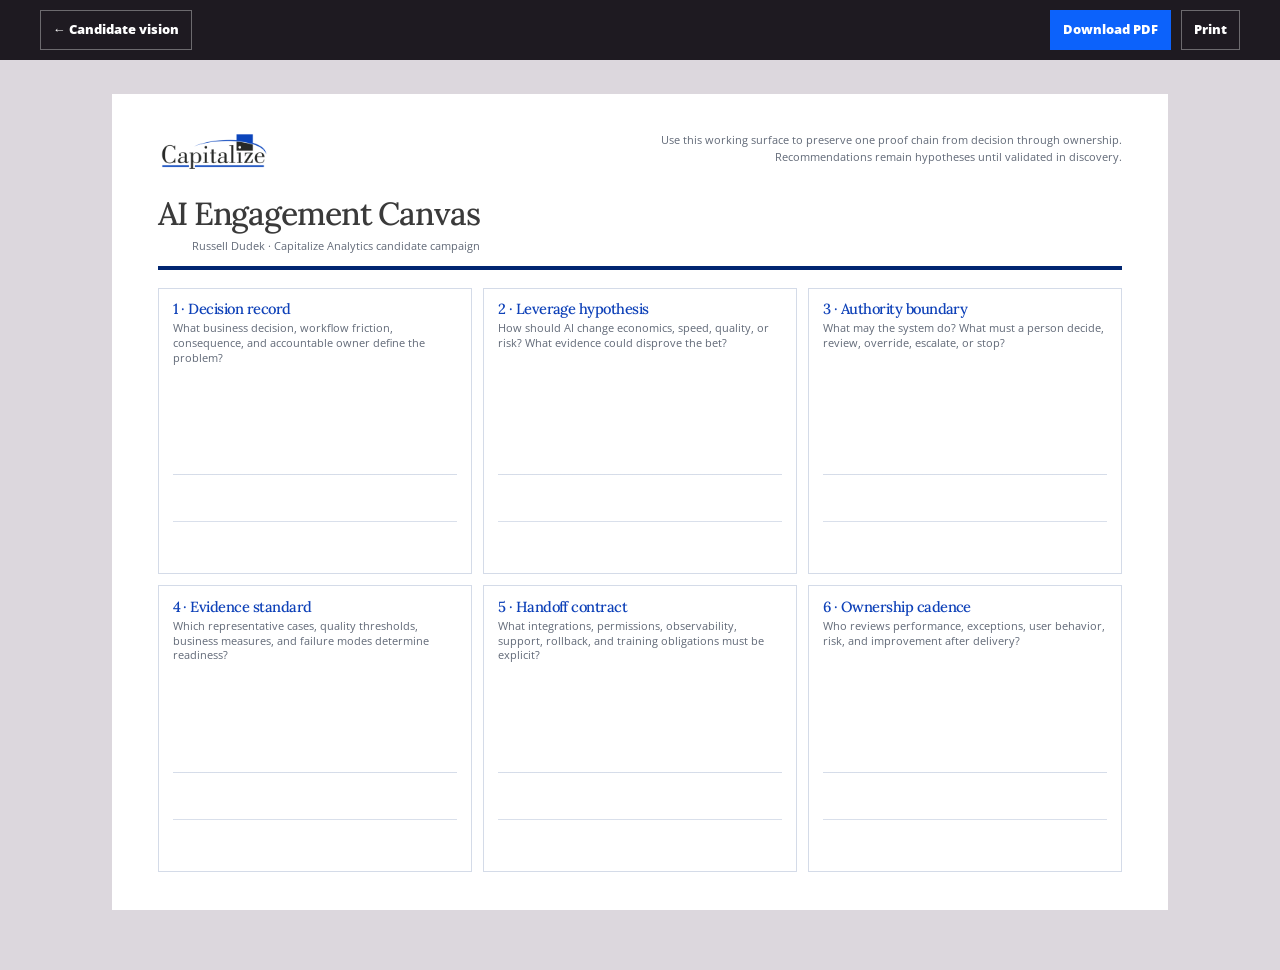
<file: engagement-canvas.html>
<!doctype html>
<html lang="en">
<head><meta charset="utf-8"><meta name="viewport" content="width=device-width, initial-scale=1"><title>AI Engagement Canvas | Capitalize Analytics Candidate Campaign</title><link rel="icon" href="assets/brand/capitalize-official-favicon.png" type="image/png"><link rel="stylesheet" href="styles.css"></head>
<body data-brand-fidelity="cap-v1">
  <header class="doc-toolbar web-only"><div class="wrap doc-actions"><div class="doc-actions-left"><a href="index.html">← Candidate vision</a></div><div class="doc-actions-right"><a class="download" href="docs/AI-Engagement-Canvas-Capitalize.pdf" download>Download PDF</a><button type="button" onclick="window.print()">Print</button></div></div></header>
  <main class="doc-body"><div class="canvas-paper">
    <header class="canvas-head"><div><img class="canvas-company-logo" src="assets/brand/capitalize-official-logo.png" alt="Capitalize Analytics"><h1>AI Engagement Canvas</h1><p>Russell Dudek · Capitalize Analytics candidate campaign</p></div><p>Use this working surface to preserve one proof chain from decision through ownership.<br>Recommendations remain hypotheses until validated in discovery.</p></header>
    <div class="canvas-grid">
      <section class="canvas-cell"><h2>1 · Decision record</h2><p>What business decision, workflow friction, consequence, and accountable owner define the problem?</p></section>
      <section class="canvas-cell"><h2>2 · Leverage hypothesis</h2><p>How should AI change economics, speed, quality, or risk? What evidence could disprove the bet?</p></section>
      <section class="canvas-cell"><h2>3 · Authority boundary</h2><p>What may the system do? What must a person decide, review, override, escalate, or stop?</p></section>
      <section class="canvas-cell"><h2>4 · Evidence standard</h2><p>Which representative cases, quality thresholds, business measures, and failure modes determine readiness?</p></section>
      <section class="canvas-cell"><h2>5 · Handoff contract</h2><p>What integrations, permissions, observability, support, rollback, and training obligations must be explicit?</p></section>
      <section class="canvas-cell"><h2>6 · Ownership cadence</h2><p>Who reviews performance, exceptions, user behavior, risk, and improvement after delivery?</p></section>
    </div>
  </div></main>
</body>
</html>
</file>
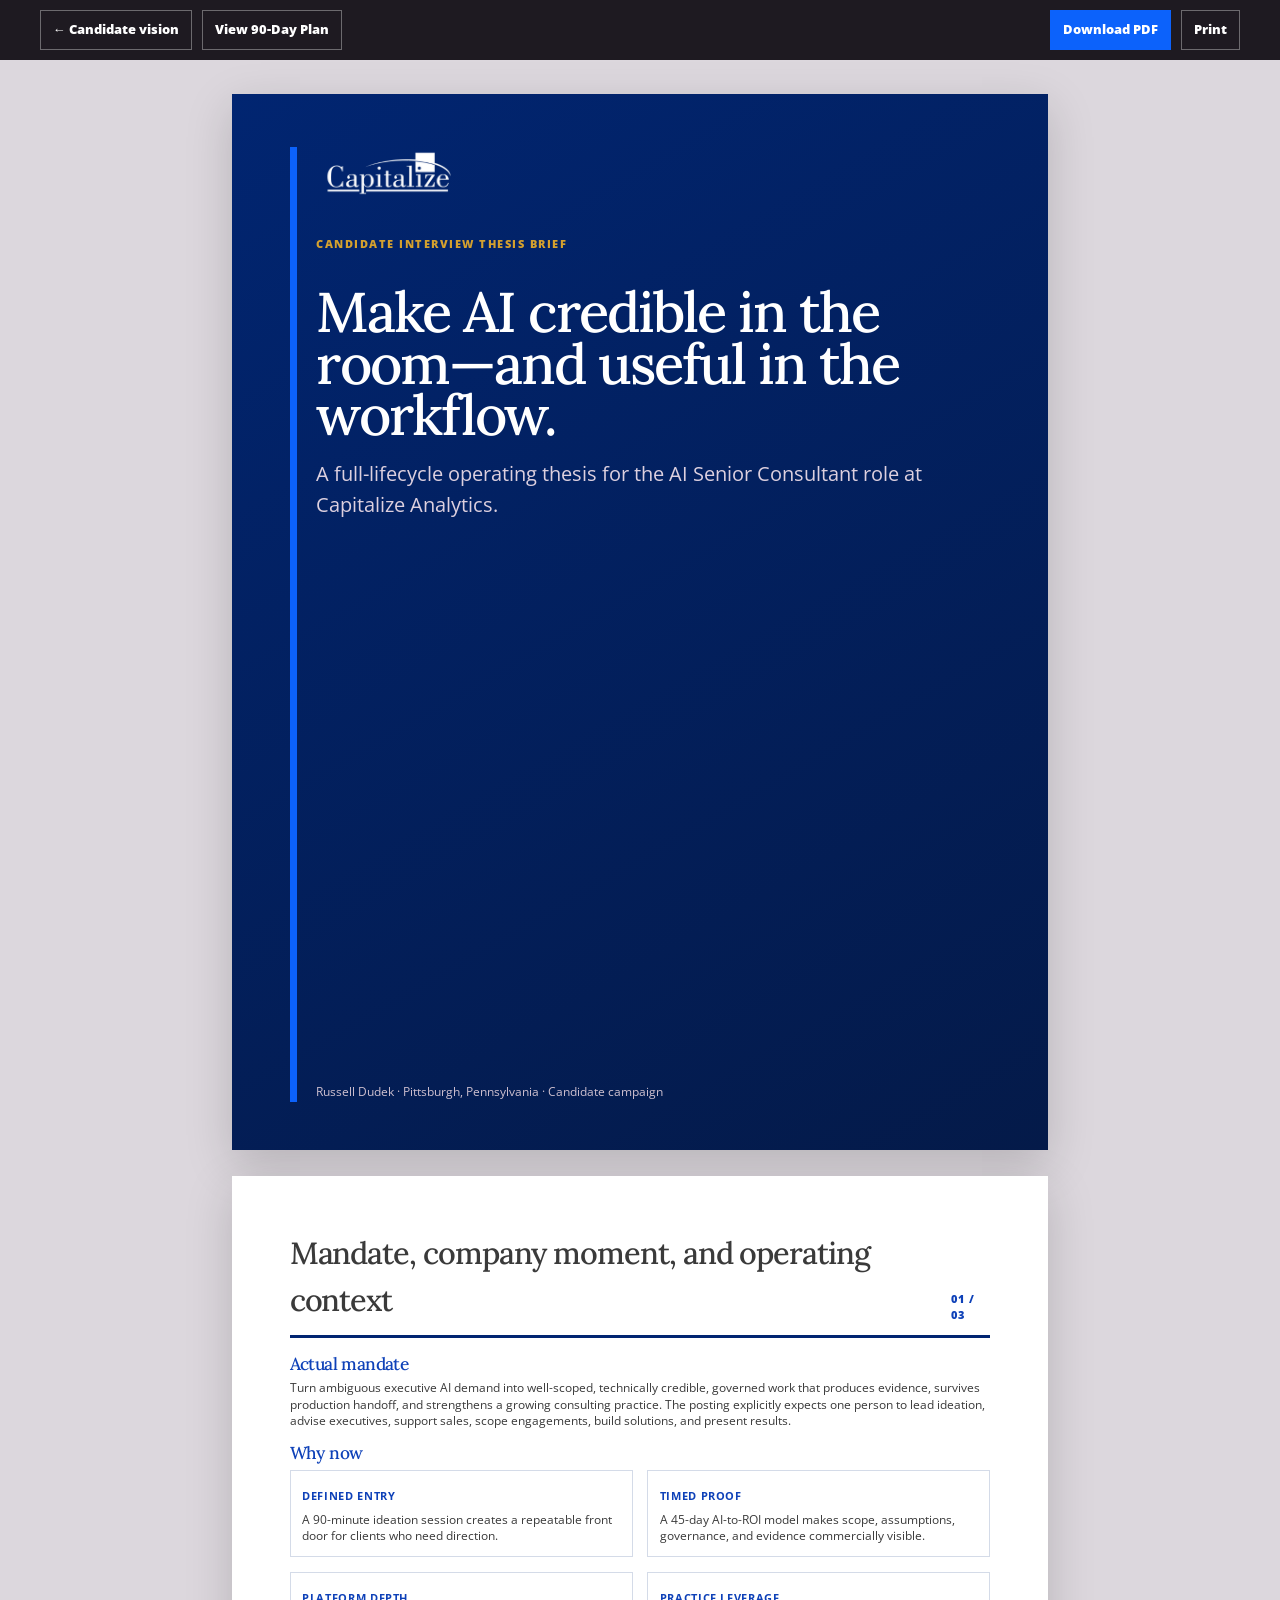
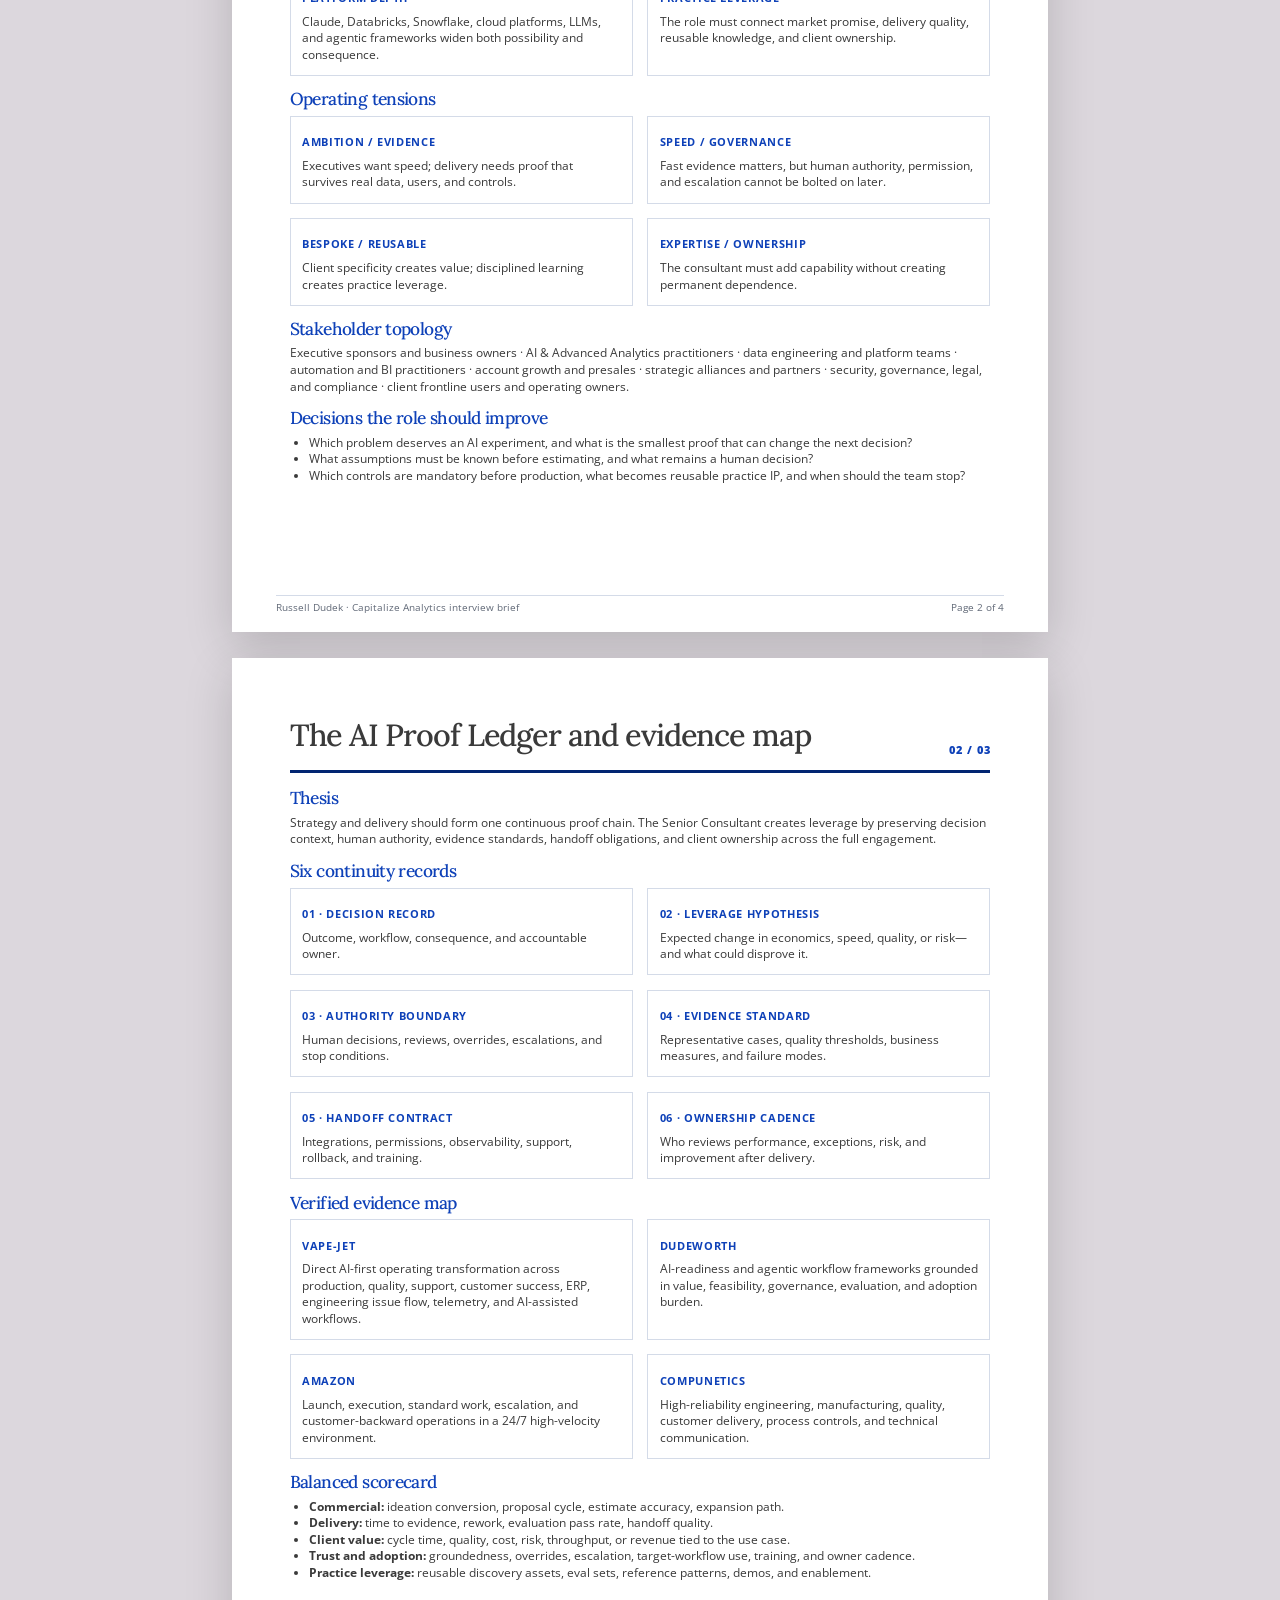
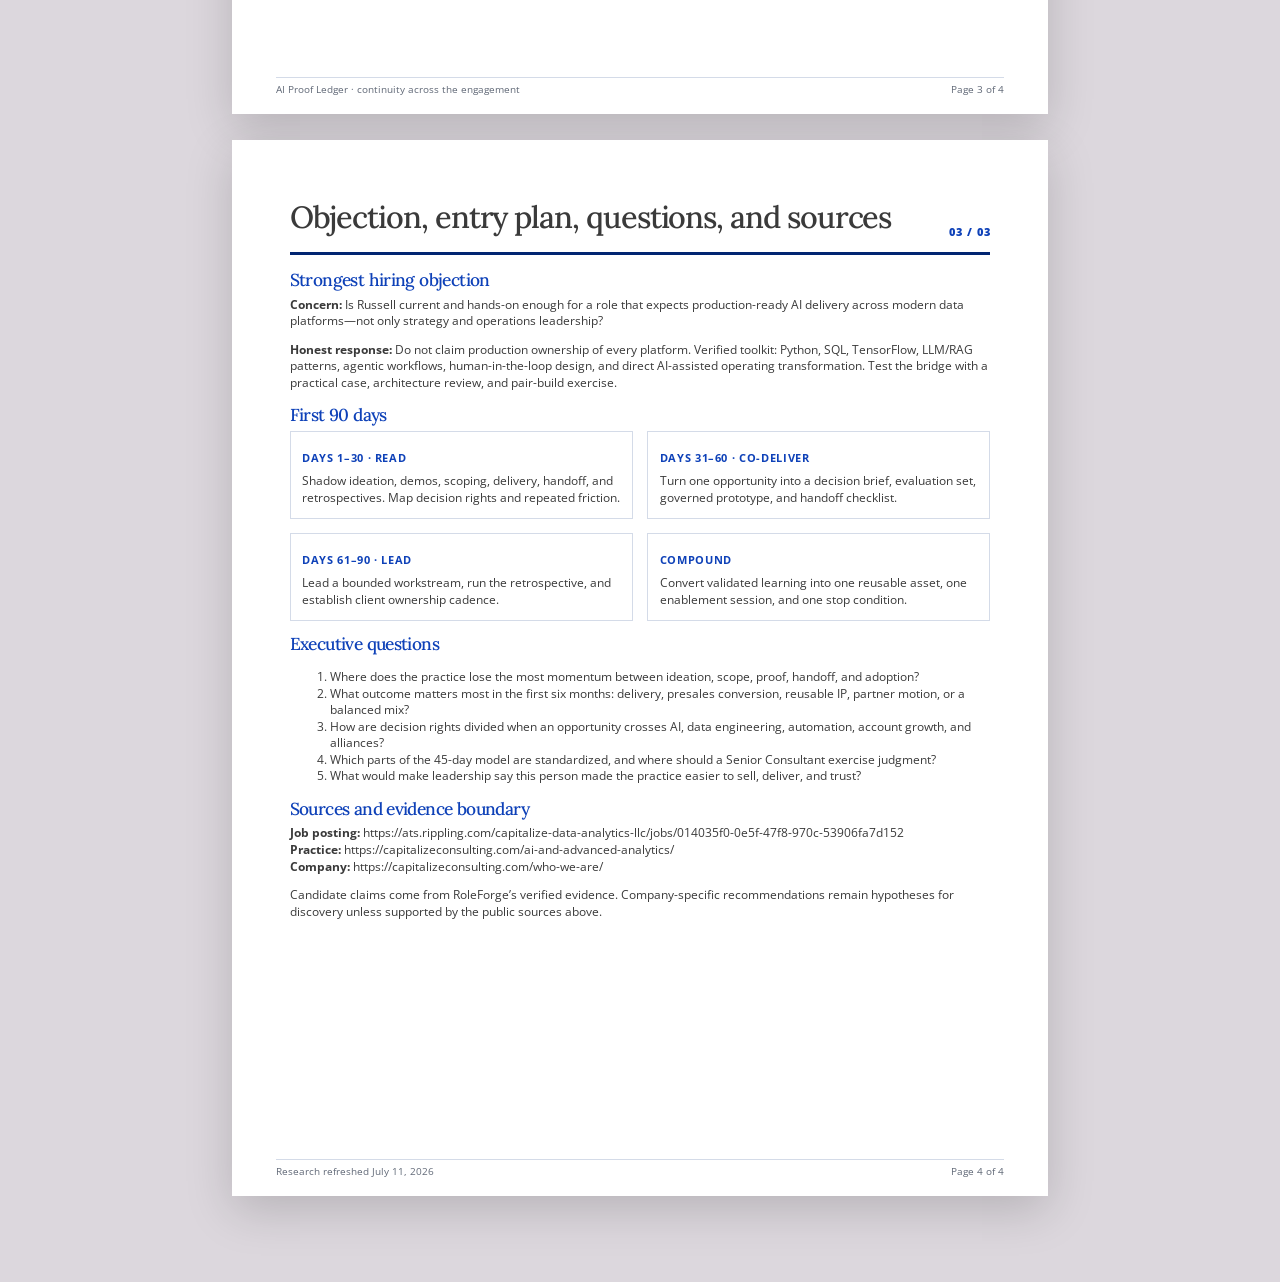
<file: interview-brief.html>
<!doctype html>
<html lang="en">
<head>
  <meta charset="utf-8"><meta name="viewport" content="width=device-width, initial-scale=1">
  <title>Russell Dudek | Capitalize Analytics Interview Brief</title>
  <link rel="icon" href="assets/brand/capitalize-official-favicon.png" type="image/png"><link rel="stylesheet" href="styles.css">
</head>
<body data-brand-fidelity="cap-v1">
  <header class="doc-toolbar web-only"><div class="wrap doc-actions"><div class="doc-actions-left"><a href="index.html">← Candidate vision</a><a href="90-day-plan.html">View 90-Day Plan</a></div><div class="doc-actions-right"><a class="download" href="docs/Russell-Dudek-Interview-Brief-Capitalize.pdf" download>Download PDF</a><button type="button" onclick="window.print()">Print</button></div></div></header>
  <main class="doc-body">
    <div class="paper"><section class="brief-page doc-cover"><div class="doc-cover-inner"><div><img class="doc-cover-logo" src="assets/brand/capitalize-official-logo-white.png" alt="Capitalize Analytics"><div class="cover-label">Candidate interview thesis brief</div><h1>Make AI credible in the room—and useful in the workflow.</h1><p class="subtitle">A full-lifecycle operating thesis for the AI Senior Consultant role at Capitalize Analytics.</p></div><div class="cover-bottom">Russell Dudek · Pittsburgh, Pennsylvania · Candidate campaign</div></div></section></div>

    <div class="paper"><section class="brief-page"><header class="brief-head"><h1>Mandate, company moment, and operating context</h1><span>01 / 03</span></header>
      <section class="brief-section"><h2>Actual mandate</h2><p>Turn ambiguous executive AI demand into well-scoped, technically credible, governed work that produces evidence, survives production handoff, and strengthens a growing consulting practice. The posting explicitly expects one person to lead ideation, advise executives, support sales, scope engagements, build solutions, and present results.</p></section>
      <section class="brief-section"><h2>Why now</h2><div class="mini-grid"><div class="mini-card"><b>Defined entry</b><p>A 90-minute ideation session creates a repeatable front door for clients who need direction.</p></div><div class="mini-card"><b>Timed proof</b><p>A 45-day AI-to-ROI model makes scope, assumptions, governance, and evidence commercially visible.</p></div><div class="mini-card"><b>Platform depth</b><p>Claude, Databricks, Snowflake, cloud platforms, LLMs, and agentic frameworks widen both possibility and consequence.</p></div><div class="mini-card"><b>Practice leverage</b><p>The role must connect market promise, delivery quality, reusable knowledge, and client ownership.</p></div></div></section>
      <section class="brief-section"><h2>Operating tensions</h2><div class="mini-grid"><div class="mini-card"><b>Ambition / evidence</b><p>Executives want speed; delivery needs proof that survives real data, users, and controls.</p></div><div class="mini-card"><b>Speed / governance</b><p>Fast evidence matters, but human authority, permission, and escalation cannot be bolted on later.</p></div><div class="mini-card"><b>Bespoke / reusable</b><p>Client specificity creates value; disciplined learning creates practice leverage.</p></div><div class="mini-card"><b>Expertise / ownership</b><p>The consultant must add capability without creating permanent dependence.</p></div></div></section>
      <section class="brief-section"><h2>Stakeholder topology</h2><p>Executive sponsors and business owners · AI & Advanced Analytics practitioners · data engineering and platform teams · automation and BI practitioners · account growth and presales · strategic alliances and partners · security, governance, legal, and compliance · client frontline users and operating owners.</p></section>
      <section class="brief-section"><h2>Decisions the role should improve</h2><ul><li>Which problem deserves an AI experiment, and what is the smallest proof that can change the next decision?</li><li>What assumptions must be known before estimating, and what remains a human decision?</li><li>Which controls are mandatory before production, what becomes reusable practice IP, and when should the team stop?</li></ul></section>
      <footer class="doc-footer"><span>Russell Dudek · Capitalize Analytics interview brief</span><span>Page 2 of 4</span></footer></section></div>

    <div class="paper"><section class="brief-page"><header class="brief-head"><h1>The AI Proof Ledger and evidence map</h1><span>02 / 03</span></header>
      <section class="brief-section"><h2>Thesis</h2><p>Strategy and delivery should form one continuous proof chain. The Senior Consultant creates leverage by preserving decision context, human authority, evidence standards, handoff obligations, and client ownership across the full engagement.</p></section>
      <section class="brief-section"><h2>Six continuity records</h2><div class="mini-grid"><div class="mini-card"><b>01 · Decision record</b><p>Outcome, workflow, consequence, and accountable owner.</p></div><div class="mini-card"><b>02 · Leverage hypothesis</b><p>Expected change in economics, speed, quality, or risk—and what could disprove it.</p></div><div class="mini-card"><b>03 · Authority boundary</b><p>Human decisions, reviews, overrides, escalations, and stop conditions.</p></div><div class="mini-card"><b>04 · Evidence standard</b><p>Representative cases, quality thresholds, business measures, and failure modes.</p></div><div class="mini-card"><b>05 · Handoff contract</b><p>Integrations, permissions, observability, support, rollback, and training.</p></div><div class="mini-card"><b>06 · Ownership cadence</b><p>Who reviews performance, exceptions, risk, and improvement after delivery.</p></div></div></section>
      <section class="brief-section"><h2>Verified evidence map</h2><div class="mini-grid"><div class="mini-card"><b>Vape-Jet</b><p>Direct AI-first operating transformation across production, quality, support, customer success, ERP, engineering issue flow, telemetry, and AI-assisted workflows.</p></div><div class="mini-card"><b>DudeWorth</b><p>AI-readiness and agentic workflow frameworks grounded in value, feasibility, governance, evaluation, and adoption burden.</p></div><div class="mini-card"><b>Amazon</b><p>Launch, execution, standard work, escalation, and customer-backward operations in a 24/7 high-velocity environment.</p></div><div class="mini-card"><b>Compunetics</b><p>High-reliability engineering, manufacturing, quality, customer delivery, process controls, and technical communication.</p></div></div></section>
      <section class="brief-section"><h2>Balanced scorecard</h2><ul><li><strong>Commercial:</strong> ideation conversion, proposal cycle, estimate accuracy, expansion path.</li><li><strong>Delivery:</strong> time to evidence, rework, evaluation pass rate, handoff quality.</li><li><strong>Client value:</strong> cycle time, quality, cost, risk, throughput, or revenue tied to the use case.</li><li><strong>Trust and adoption:</strong> groundedness, overrides, escalation, target-workflow use, training, and owner cadence.</li><li><strong>Practice leverage:</strong> reusable discovery assets, eval sets, reference patterns, demos, and enablement.</li></ul></section>
      <footer class="doc-footer"><span>AI Proof Ledger · continuity across the engagement</span><span>Page 3 of 4</span></footer></section></div>

    <div class="paper"><section class="brief-page"><header class="brief-head"><h1>Objection, entry plan, questions, and sources</h1><span>03 / 03</span></header>
      <section class="brief-section"><h2>Strongest hiring objection</h2><p><strong>Concern:</strong> Is Russell current and hands-on enough for a role that expects production-ready AI delivery across modern data platforms—not only strategy and operations leadership?</p><p><strong>Honest response:</strong> Do not claim production ownership of every platform. Verified toolkit: Python, SQL, TensorFlow, LLM/RAG patterns, agentic workflows, human-in-the-loop design, and direct AI-assisted operating transformation. Test the bridge with a practical case, architecture review, and pair-build exercise.</p></section>
      <section class="brief-section"><h2>First 90 days</h2><div class="mini-grid"><div class="mini-card"><b>Days 1–30 · Read</b><p>Shadow ideation, demos, scoping, delivery, handoff, and retrospectives. Map decision rights and repeated friction.</p></div><div class="mini-card"><b>Days 31–60 · Co-deliver</b><p>Turn one opportunity into a decision brief, evaluation set, governed prototype, and handoff checklist.</p></div><div class="mini-card"><b>Days 61–90 · Lead</b><p>Lead a bounded workstream, run the retrospective, and establish client ownership cadence.</p></div><div class="mini-card"><b>Compound</b><p>Convert validated learning into one reusable asset, one enablement session, and one stop condition.</p></div></div></section>
      <section class="brief-section"><h2>Executive questions</h2><ol><li>Where does the practice lose the most momentum between ideation, scope, proof, handoff, and adoption?</li><li>What outcome matters most in the first six months: delivery, presales conversion, reusable IP, partner motion, or a balanced mix?</li><li>How are decision rights divided when an opportunity crosses AI, data engineering, automation, account growth, and alliances?</li><li>Which parts of the 45-day model are standardized, and where should a Senior Consultant exercise judgment?</li><li>What would make leadership say this person made the practice easier to sell, deliver, and trust?</li></ol></section>
      <section class="brief-section"><h2>Sources and evidence boundary</h2><p><strong>Job posting:</strong> https://ats.rippling.com/capitalize-data-analytics-llc/jobs/014035f0-0e5f-47f8-970c-53906fa7d152<br><strong>Practice:</strong> https://capitalizeconsulting.com/ai-and-advanced-analytics/<br><strong>Company:</strong> https://capitalizeconsulting.com/who-we-are/</p><p>Candidate claims come from RoleForge’s verified evidence. Company-specific recommendations remain hypotheses for discovery unless supported by the public sources above.</p></section>
      <footer class="doc-footer"><span>Research refreshed July 11, 2026</span><span>Page 4 of 4</span></footer></section></div>
  </main>
</body>
</html>
</file>
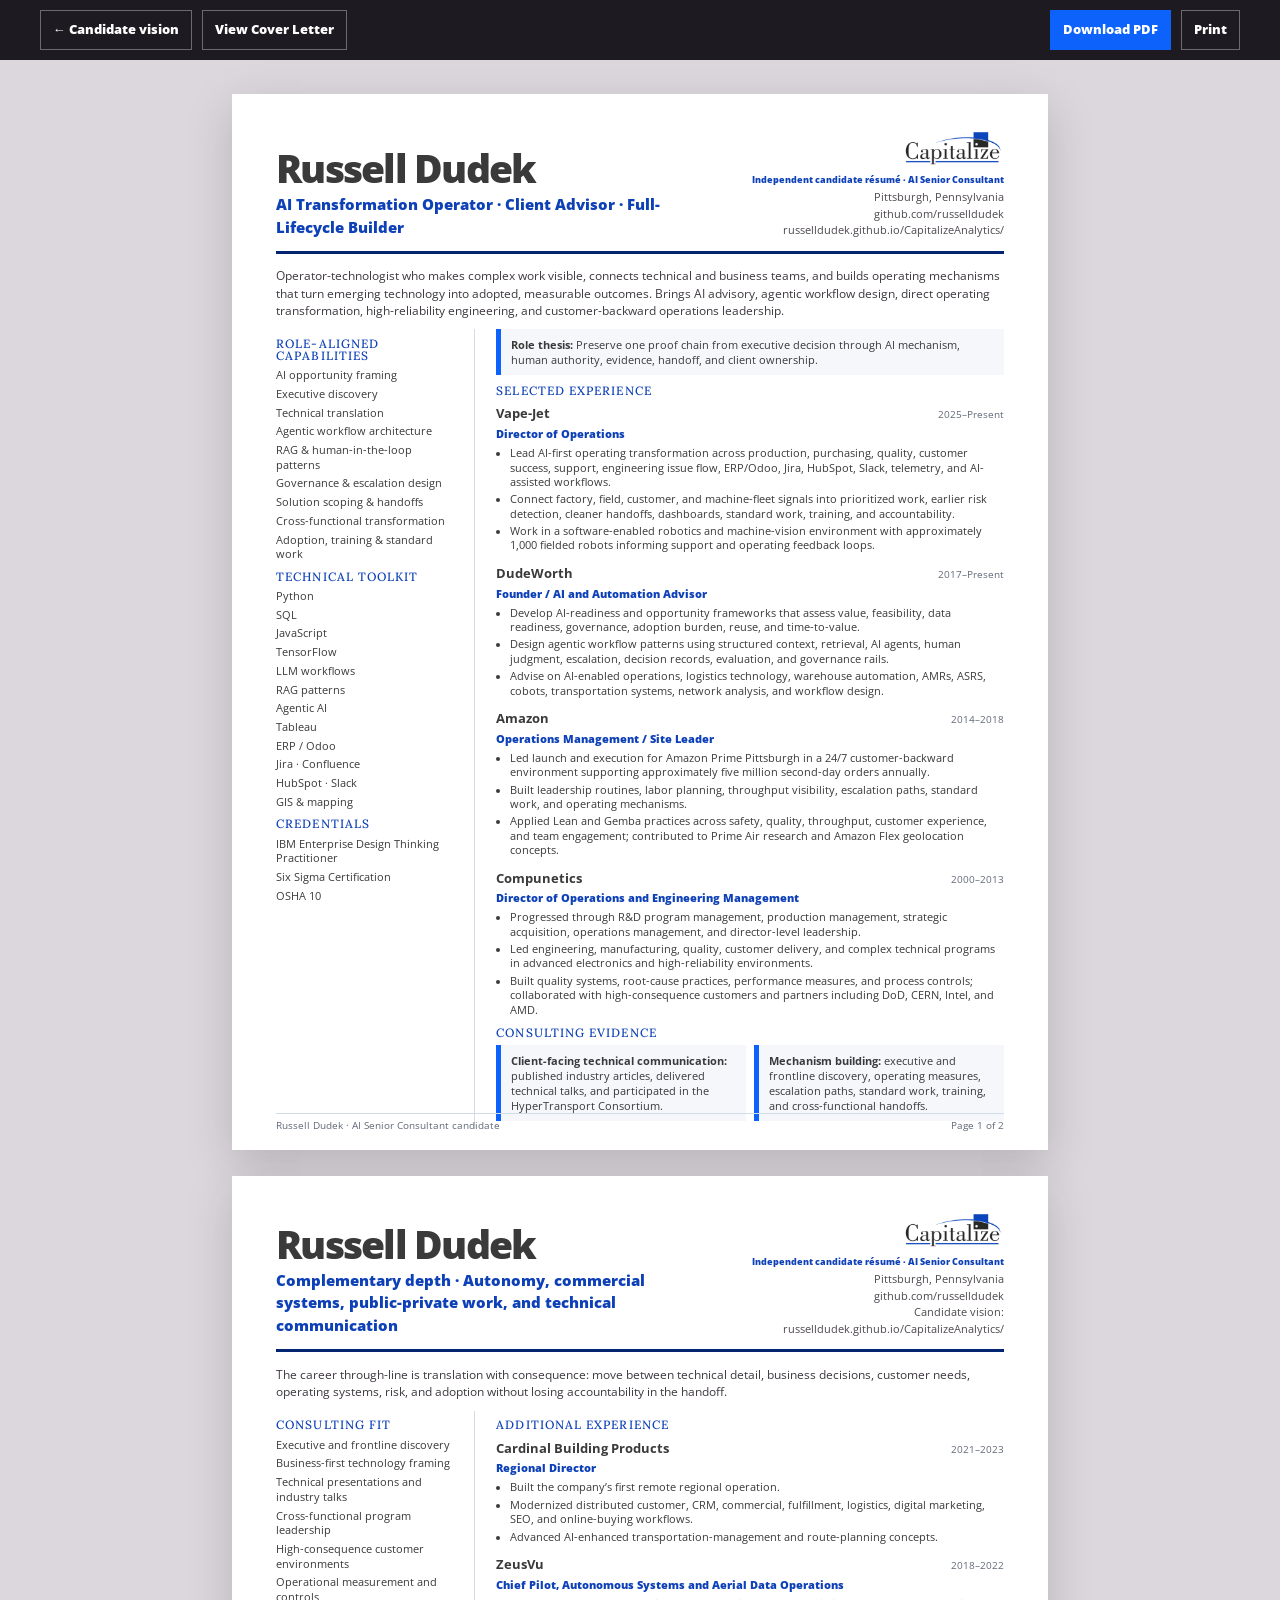
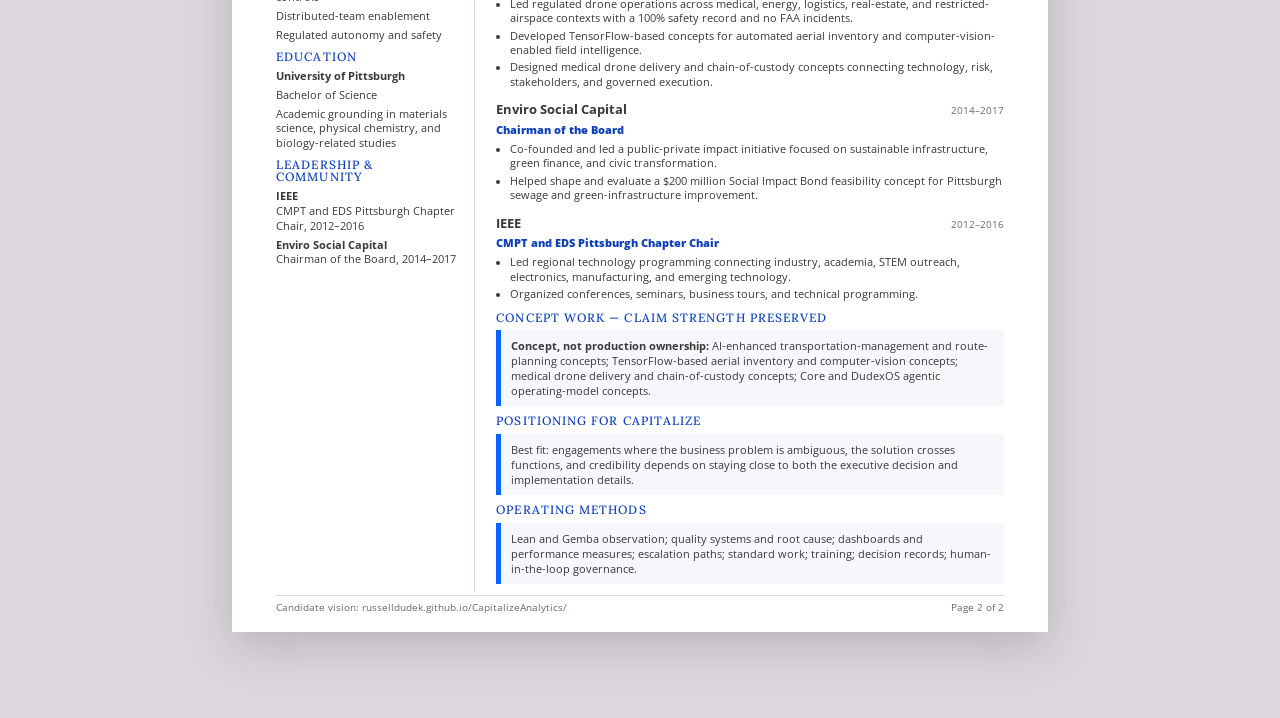
<file: resume.html>
<!doctype html>
<html lang="en">
<head>
  <meta charset="utf-8">
  <meta name="viewport" content="width=device-width, initial-scale=1">
  <title>Russell Dudek | AI Senior Consultant Resume</title>
  <link rel="icon" href="assets/brand/capitalize-official-favicon.png" type="image/png">
  <link rel="stylesheet" href="styles.css">
</head>
<body data-brand-fidelity="cap-v1">
  <header class="doc-toolbar web-only">
    <div class="wrap doc-actions">
      <div class="doc-actions-left"><a href="index.html">← Candidate vision</a><a href="cover-letter.html">View Cover Letter</a></div>
      <div class="doc-actions-right"><a class="download" href="docs/Russell-Dudek-Resume-Capitalize.pdf" download>Download PDF</a><button type="button" onclick="window.print()">Print</button></div>
    </div>
  </header>
  <main class="doc-body">
    <div class="paper">
      <section class="resume-page">
        <header class="resume-top">
          <div><div class="resume-name">Russell Dudek</div><div class="resume-title">AI Transformation Operator · Client Advisor · Full-Lifecycle Builder</div></div>
          <div class="resume-contact"><img class="doc-company-logo" src="assets/brand/capitalize-official-logo.png" alt="Capitalize Analytics"><span class="doc-company-context">Independent candidate résumé · AI Senior Consultant</span>Pittsburgh, Pennsylvania<br>github.com/russelldudek<br>russelldudek.github.io/CapitalizeAnalytics/</div>
        </header>
        <p class="resume-summary">Operator-technologist who makes complex work visible, connects technical and business teams, and builds operating mechanisms that turn emerging technology into adopted, measurable outcomes. Brings AI advisory, agentic workflow design, direct operating transformation, high-reliability engineering, and customer-backward operations leadership.</p>
        <div class="resume-grid">
          <aside class="resume-side">
            <h2>Role-aligned capabilities</h2>
            <ul><li>AI opportunity framing</li><li>Executive discovery</li><li>Technical translation</li><li>Agentic workflow architecture</li><li>RAG & human-in-the-loop patterns</li><li>Governance & escalation design</li><li>Solution scoping & handoffs</li><li>Cross-functional transformation</li><li>Adoption, training & standard work</li></ul>
            <h2>Technical toolkit</h2>
            <ul><li>Python</li><li>SQL</li><li>JavaScript</li><li>TensorFlow</li><li>LLM workflows</li><li>RAG patterns</li><li>Agentic AI</li><li>Tableau</li><li>ERP / Odoo</li><li>Jira · Confluence</li><li>HubSpot · Slack</li><li>GIS & mapping</li></ul>
            <h2>Credentials</h2>
            <ul><li>IBM Enterprise Design Thinking Practitioner</li><li>Six Sigma Certification</li><li>OSHA 10</li></ul>
          </aside>
          <div class="resume-main">
            <div class="resume-callout"><strong>Role thesis:</strong> Preserve one proof chain from executive decision through AI mechanism, human authority, evidence, handoff, and client ownership.</div>
            <h2>Selected experience</h2>
            <article class="role"><div class="role-head"><strong>Vape-Jet</strong><span>2025–Present</span></div><div class="role-sub">Director of Operations</div><ul><li>Lead AI-first operating transformation across production, purchasing, quality, customer success, support, engineering issue flow, ERP/Odoo, Jira, HubSpot, Slack, telemetry, and AI-assisted workflows.</li><li>Connect factory, field, customer, and machine-fleet signals into prioritized work, earlier risk detection, cleaner handoffs, dashboards, standard work, training, and accountability.</li><li>Work in a software-enabled robotics and machine-vision environment with approximately 1,000 fielded robots informing support and operating feedback loops.</li></ul></article>
            <article class="role"><div class="role-head"><strong>DudeWorth</strong><span>2017–Present</span></div><div class="role-sub">Founder / AI and Automation Advisor</div><ul><li>Develop AI-readiness and opportunity frameworks that assess value, feasibility, data readiness, governance, adoption burden, reuse, and time-to-value.</li><li>Design agentic workflow patterns using structured context, retrieval, AI agents, human judgment, escalation, decision records, evaluation, and governance rails.</li><li>Advise on AI-enabled operations, logistics technology, warehouse automation, AMRs, ASRS, cobots, transportation systems, network analysis, and workflow design.</li></ul></article>
            <article class="role"><div class="role-head"><strong>Amazon</strong><span>2014–2018</span></div><div class="role-sub">Operations Management / Site Leader</div><ul><li>Led launch and execution for Amazon Prime Pittsburgh in a 24/7 customer-backward environment supporting approximately five million second-day orders annually.</li><li>Built leadership routines, labor planning, throughput visibility, escalation paths, standard work, and operating mechanisms.</li><li>Applied Lean and Gemba practices across safety, quality, throughput, customer experience, and team engagement; contributed to Prime Air research and Amazon Flex geolocation concepts.</li></ul></article>
            <article class="role"><div class="role-head"><strong>Compunetics</strong><span>2000–2013</span></div><div class="role-sub">Director of Operations and Engineering Management</div><ul><li>Progressed through R&D program management, production management, strategic acquisition, operations management, and director-level leadership.</li><li>Led engineering, manufacturing, quality, customer delivery, and complex technical programs in advanced electronics and high-reliability environments.</li><li>Built quality systems, root-cause practices, performance measures, and process controls; collaborated with high-consequence customers and partners including DoD, CERN, Intel, and AMD.</li></ul></article>
            <h2>Consulting evidence</h2>
            <div class="resume-lower-grid"><div class="resume-callout"><strong>Client-facing technical communication:</strong> published industry articles, delivered technical talks, and participated in the HyperTransport Consortium.</div><div class="resume-callout"><strong>Mechanism building:</strong> executive and frontline discovery, operating measures, escalation paths, standard work, training, and cross-functional handoffs.</div></div>
          </div>
        </div>
        <div class="resume-footer"><span>Russell Dudek · AI Senior Consultant candidate</span><span>Page 1 of 2</span></div>
      </section>
    </div>
    <div class="paper">
      <section class="resume-page">
        <header class="resume-top"><div><div class="resume-name">Russell Dudek</div><div class="resume-title">Complementary depth · Autonomy, commercial systems, public-private work, and technical communication</div></div><div class="resume-contact"><img class="doc-company-logo" src="assets/brand/capitalize-official-logo.png" alt="Capitalize Analytics"><span class="doc-company-context">Independent candidate résumé · AI Senior Consultant</span>Pittsburgh, Pennsylvania<br>github.com/russelldudek<br>Candidate vision: russelldudek.github.io/CapitalizeAnalytics/</div></header>
        <p class="resume-summary">The career through-line is translation with consequence: move between technical detail, business decisions, customer needs, operating systems, risk, and adoption without losing accountability in the handoff.</p>
        <div class="resume-grid">
          <aside class="resume-side"><h2>Consulting fit</h2><ul><li>Executive and frontline discovery</li><li>Business-first technology framing</li><li>Technical presentations and industry talks</li><li>Cross-functional program leadership</li><li>High-consequence customer environments</li><li>Operational measurement and controls</li><li>Distributed-team enablement</li><li>Regulated autonomy and safety</li></ul><h2>Education</h2><ul><li><strong>University of Pittsburgh</strong></li><li>Bachelor of Science</li><li>Academic grounding in materials science, physical chemistry, and biology-related studies</li></ul><h2>Leadership & community</h2><ul><li><strong>IEEE</strong><br>CMPT and EDS Pittsburgh Chapter Chair, 2012–2016</li><li><strong>Enviro Social Capital</strong><br>Chairman of the Board, 2014–2017</li></ul></aside>
          <div class="resume-main">
            <h2>Additional experience</h2>
            <article class="role"><div class="role-head"><strong>Cardinal Building Products</strong><span>2021–2023</span></div><div class="role-sub">Regional Director</div><ul><li>Built the company’s first remote regional operation.</li><li>Modernized distributed customer, CRM, commercial, fulfillment, logistics, digital marketing, SEO, and online-buying workflows.</li><li>Advanced AI-enhanced transportation-management and route-planning concepts.</li></ul></article>
            <article class="role"><div class="role-head"><strong>ZeusVu</strong><span>2018–2022</span></div><div class="role-sub">Chief Pilot, Autonomous Systems and Aerial Data Operations</div><ul><li>Led regulated drone operations across medical, energy, logistics, real-estate, and restricted-airspace contexts with a 100% safety record and no FAA incidents.</li><li>Developed TensorFlow-based concepts for automated aerial inventory and computer-vision-enabled field intelligence.</li><li>Designed medical drone delivery and chain-of-custody concepts connecting technology, risk, stakeholders, and governed execution.</li></ul></article>
            <article class="role"><div class="role-head"><strong>Enviro Social Capital</strong><span>2014–2017</span></div><div class="role-sub">Chairman of the Board</div><ul><li>Co-founded and led a public-private impact initiative focused on sustainable infrastructure, green finance, and civic transformation.</li><li>Helped shape and evaluate a $200 million Social Impact Bond feasibility concept for Pittsburgh sewage and green-infrastructure improvement.</li></ul></article>
            <article class="role"><div class="role-head"><strong>IEEE</strong><span>2012–2016</span></div><div class="role-sub">CMPT and EDS Pittsburgh Chapter Chair</div><ul><li>Led regional technology programming connecting industry, academia, STEM outreach, electronics, manufacturing, and emerging technology.</li><li>Organized conferences, seminars, business tours, and technical programming.</li></ul></article>
            <h2>Concept work — claim strength preserved</h2><div class="resume-callout"><strong>Concept, not production ownership:</strong> AI-enhanced transportation-management and route-planning concepts; TensorFlow-based aerial inventory and computer-vision concepts; medical drone delivery and chain-of-custody concepts; Core and DudexOS agentic operating-model concepts.</div>
            <h2>Positioning for Capitalize</h2><div class="resume-callout">Best fit: engagements where the business problem is ambiguous, the solution crosses functions, and credibility depends on staying close to both the executive decision and implementation details.</div>
            <h2>Operating methods</h2><div class="resume-callout">Lean and Gemba observation; quality systems and root cause; dashboards and performance measures; escalation paths; standard work; training; decision records; human-in-the-loop governance.</div>
          </div>
        </div>
        <div class="resume-footer"><span>Candidate vision: russelldudek.github.io/CapitalizeAnalytics/</span><span>Page 2 of 2</span></div>
      </section>
    </div>
  </main>
</body>
</html>
</file>
<file: styles.css>
@import url("assets/css/base.css");
@import url("assets/css/site.css");
@import url("assets/css/documents.css");
@import url("assets/css/responsive.css");

@import url("brand-tokens.css");

/* Keep the landscape canvas inside its fixed print sheet instead of clipping row two. */
.canvas-paper{display:flex;flex-direction:column}
.canvas-head{flex:0 0 auto}
.canvas-grid{flex:1 1 auto;min-height:0;height:auto}
</file>
